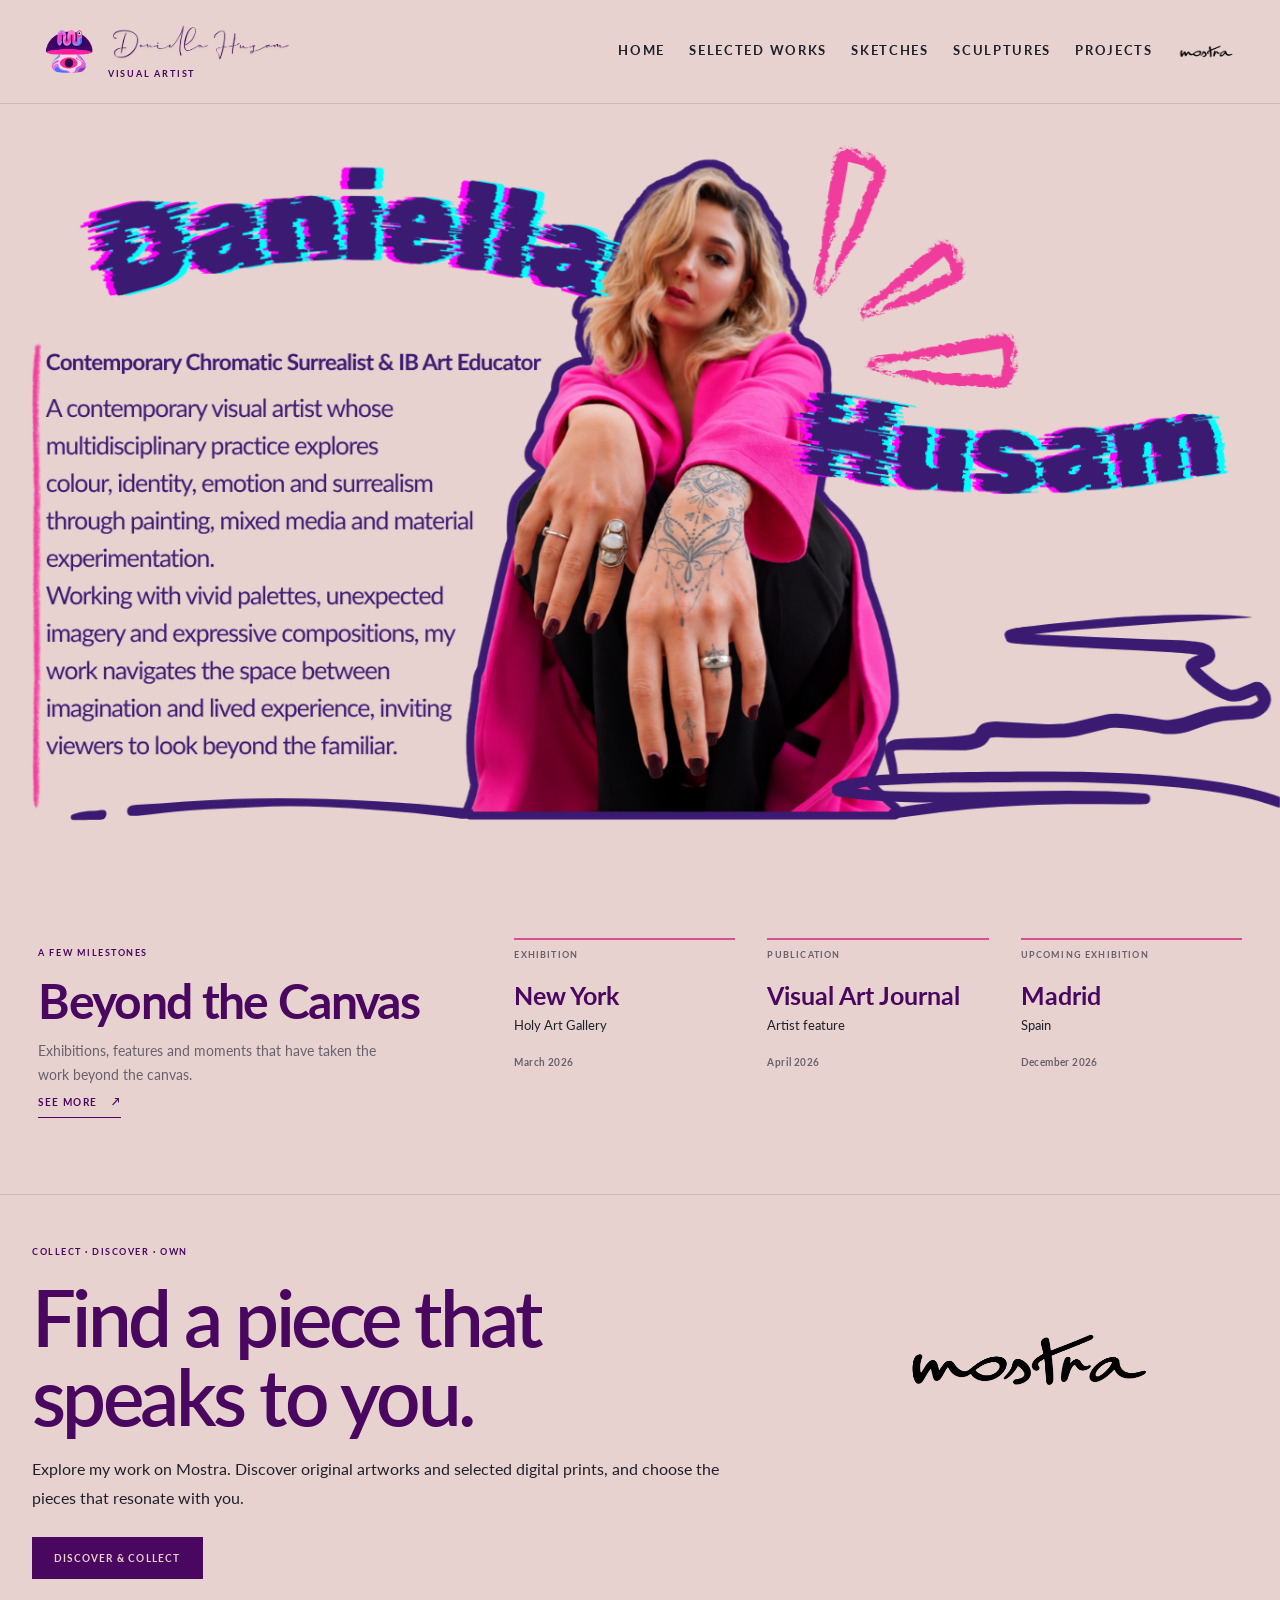
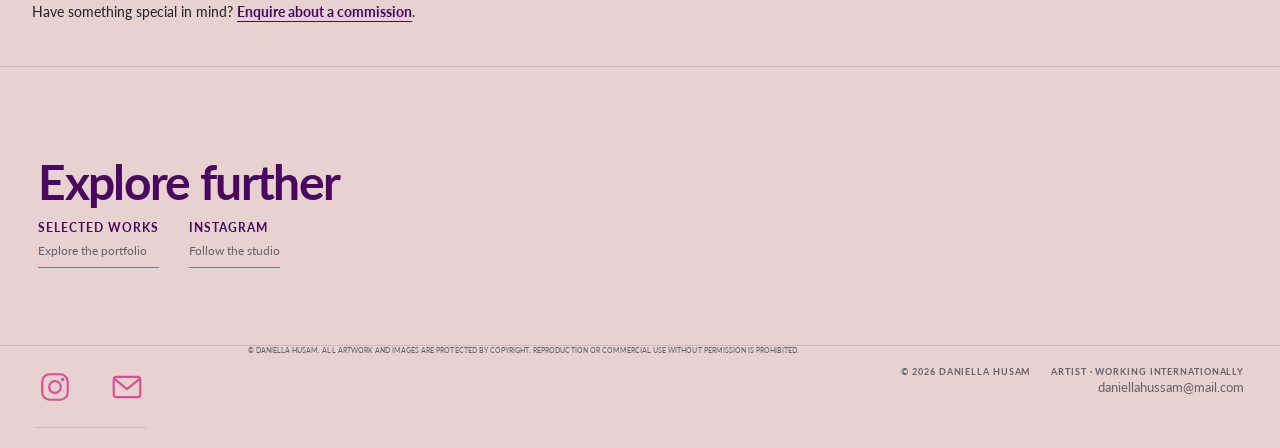
<file: index.html>
<!doctype html>
<html lang="en">
<head>
  <meta charset="utf-8">
  <meta name="viewport" content="width=device-width, initial-scale=1">
  <title>Daniella Husam (Dania Husam) | Contemporary Visual Artist</title>
  <meta name="description" content="Daniella Husam, also known as Dania Husam, is a contemporary visual artist working across painting, mixed media and surreal imagery.">
<link rel="canonical" href="https://daniellartem.com/">
<meta property="og:type" content="website">
<meta property="og:site_name" content="Daniella Husam | Visual Artist">
<meta property="og:title" content="Daniella Husam (Dania Husam) | Contemporary Visual Artist">
<meta property="og:description" content="Daniella Husam, also known as Dania Husam, is a contemporary visual artist working across painting, mixed media and surreal imagery.">
<meta property="og:url" content="https://daniellartem.com/">
<meta property="og:image" content="https://daniellartem.com/assets/images/homefoto-org.png">
<meta name="twitter:card" content="summary_large_image">
<meta name="twitter:title" content="Daniella Husam (Dania Husam) | Contemporary Visual Artist">
<meta name="twitter:description" content="Daniella Husam, also known as Dania Husam, is a contemporary visual artist working across painting, mixed media and surreal imagery.">
<meta name="twitter:image" content="https://daniellartem.com/assets/images/homefoto-org.png">
    <link rel="icon" type="image/x-icon" href="favicon.ico">
  <link rel="icon" type="image/png" sizes="32x32" href="favicon-32.png">
  <link rel="apple-touch-icon" sizes="180x180" href="favicon-180.png">
  <link rel="preconnect" href="https://fonts.googleapis.com">
  <link rel="preconnect" href="https://fonts.gstatic.com" crossorigin>
  <link href="https://fonts.googleapis.com/css2?family=DM+Sans:wght@400;500;600;700&family=Lato:wght@400;700&family=Playfair+Display:wght@500;600;700&family=Bowlby+One+SC&display=swap" rel="stylesheet">
  <link href="assets/css/style.css?v=20261120-homepage-cms" rel="stylesheet">

  <script type="application/ld+json">
  {
    "@context": "https://schema.org",
    "@type": "Person",
    "name": "Daniella Husam",
    "alternateName": "Dania Husam",
    "jobTitle": "Visual Artist",
    "url": "https://daniellartem.com/",
    "sameAs": [
      "https://www.instagram.com/daniellartem/",
      "https://getmostra.com/artist/daniellahussam"
    ]
  }
  </script>
</head>
<body>
  <header class="site-header">
    <a class="brand" href="index.html" aria-label="Daniella Husam home">
      <img class="mushroom-mark" src="assets/images/mushroom-logo.png" alt="">
      <span class="brand-lockup">
        <img class="brand-signature" src="assets/images/daniella-husam-signature.png" alt="Daniella Husam">
        <small>VISUAL ARTIST</small>
      </span>
    </a>
    <nav class="nav" aria-label="Main navigation">
      <a href="index.html">Home</a>
      <a href="selected-works.html">Selected Works</a>
      <a href="studies.html">Sketches</a>
      <a href="ceramics.html">Sculptures</a>
      <a href="installations.html">Projects</a>
      <a class="mostra-nav-link" href="https://getmostra.com/artist/daniellahussam" target="_blank" rel="noopener noreferrer" aria-label="Visit Mostra">
        <img src="assets/images/mostra-logo.png" alt="Mostra">
      </a>
    </nav>
  </header>

  <main class="home-main">
<section class="hero-artworld" aria-label="Daniella Husam artist introduction">
      <p class="hero-accessible-copy">Daniella Husam, contemporary chromatic surrealist and IB art educator. Her multidisciplinary practice explores colour, identity, emotion and surrealism through painting, mixed media and material experimentation.</p>
      <img class="hero-layer hero-portrait-layer" src="assets/images/2.png" alt="Daniella Husam in a bright pink jacket" fetchpriority="high">
      <img class="hero-layer hero-name-daniella" src="assets/images/3.png" alt="" aria-hidden="true">
      <img class="hero-layer hero-name-husam" src="assets/images/4.png" alt="" aria-hidden="true">
      <img class="hero-layer hero-pink-doodles" src="assets/images/5.png" alt="" aria-hidden="true">
      <img class="hero-layer hero-purple-scribble" src="assets/images/6.png" alt="" aria-hidden="true">
      <img class="hero-layer hero-pink-line" src="assets/images/7.png" alt="" aria-hidden="true">
      <img class="hero-layer hero-tagline" src="assets/images/8.png" alt="" aria-hidden="true">
      <img class="hero-layer hero-artist-statement" src="assets/images/9.png" alt="" aria-hidden="true">
    </section>

    <section class="featured-work-section" id="featured-work" hidden aria-labelledby="featured-work-heading">
      <div class="featured-work-intro">
        <span class="eyebrow">In the studio</span>
        <h2 id="featured-work-heading">Featured work</h2>
        <p class="featured-work-description"></p>
      </div>
      <div class="featured-work-grid"></div>
    </section>

    <section class="achievements-preview" aria-labelledby="achievements-heading">
      <div class="achievements-heading">
        <span class="eyebrow" id="announcements-eyebrow">A few milestones</span>
        <h2 id="achievements-heading">Outside the studio.</h2>
        <p id="announcements-description">Exhibitions, features and moments that have taken the work beyond the canvas.</p>
        <a class="text-link-button achievements-see-more" href="achievements.html">See more <span aria-hidden="true">↗</span></a>
      </div>
      <div class="achievement-list" id="homepage-announcements"></div>
    </section>

    <section class="mostra-section" id="collect">
      <div class="mostra-copy">
        <div class="eyebrow" id="mostra-eyebrow">Collect · Discover · Own</div>
        <h2 id="mostra-heading">Find a piece that<br>speaks to you.</h2>
        <p id="mostra-description">Explore my work on Mostra. Discover original artworks and selected digital prints, and choose the pieces that resonate with you.</p>
        <a class="mostra-button" id="mostra-button" href="https://getmostra.com/artist/daniellahussam" target="_blank" rel="noopener noreferrer">Discover &amp; Collect</a>
        <p class="commission-inquiry">Have something special in mind? <a href="mailto:daniellahussam@mail.com">Enquire about a commission</a>.</p>
      </div>
      <a class="mostra-art-link" id="mostra-art-link" href="https://getmostra.com/artist/daniellahussam" target="_blank" rel="noopener noreferrer" aria-label="Discover and collect artwork on Mostra">
        <img class="mostra-large-logo" src="assets/images/mostra-logo.png" alt="Mostra">
      </a>
    </section>


    <section class="selected-links-section" hidden aria-labelledby="selected-links-heading">
      <h2 id="selected-links-heading">Explore further</h2>
      <div class="selected-links-list"></div>
    </section>
  </main>

  <footer class="site-footer home-footer">
    <div class="footer-socials" aria-label="Social links">
      <a href="https://www.instagram.com/daniellartem/" target="_blank" rel="noopener noreferrer" aria-label="Instagram">
        <svg viewBox="0 0 32 32" aria-hidden="true"><rect x="4" y="4" width="24" height="24" rx="7"></rect><circle cx="16" cy="16" r="5.5"></circle><circle class="icon-dot" cx="23.2" cy="8.9" r="1.6"></circle></svg>
      </a>
      <a href="mailto:daniellahussam@mail.com" aria-label="Email Daniella">
        <svg viewBox="0 0 32 32" aria-hidden="true"><rect x="3.5" y="6.5" width="25" height="19" rx="2.5"></rect><path d="M5 9l11 9 11-9"></path></svg>
      </a>
    </div>
    <p class="copyright-notice">© Daniella Husam. All artwork and images are protected by copyright. Reproduction or commercial use without permission is prohibited.</p>
    <div class="footer-bottom">
      <span>© 2026 Daniella Husam</span>
      <span>Artist · Working internationally<br><a href="mailto:daniellahussam@mail.com">daniellahussam@mail.com</a></span>
    </div>
  </footer>
<script>
(async function loadHomepageContent() {
  const safeUrl = value => {
    try {
      const url = new URL(value, window.location.href);
      return ['http:', 'https:'].includes(url.protocol) ? url.href : '';
    } catch { return ''; }
  };
  const safeLinkUrl = value => {
    if (typeof value === 'string' && value.startsWith('mailto:')) return value;
    return safeUrl(value);
  };
  const make = (tag, className, textValue) => {
    const el = document.createElement(tag);
    if (className) el.className = className;
    if (textValue != null) el.textContent = textValue;
    return el;
  };
  try {
    const response = await fetch('content/home.json', { cache: 'no-store' });
    if (!response.ok) return;
    const data = await response.json();

    const setText = (selector, value) => {
      if (typeof value === 'string' && value.trim()) document.querySelector(selector).textContent = value;
    };
    setText('#announcements-eyebrow', data.achievements_eyebrow);
    setText('#achievements-heading', data.achievements_heading);
    setText('#announcements-description', data.achievements_description);

    const announcements = document.getElementById('homepage-announcements');
    if (announcements && Array.isArray(data.announcements)) {
      announcements.replaceChildren();
      data.announcements.slice(0, 3).forEach(item => {
        const article = make('article', 'achievement-item');
        article.append(make('span', 'achievement-type', item.type || 'Announcement'));
        article.append(make('h3', '', item.title || ''));
        if (item.detail) article.append(make('p', '', item.detail));
        if (item.date_label) {
          const time = make('time', '', item.date_label);
          if (item.date) time.dateTime = item.date;
          article.append(time);
        }
        const href = safeUrl(item.link_url);
        if (href && item.link_label) {
          const link = make('a', 'text-link-button', item.link_label);
          link.href = href;
          link.target = '_blank';
          link.rel = 'noopener noreferrer';
          article.append(link);
        }
        announcements.append(article);
      });
    }

    const featured = document.querySelector('.featured-work-section');
    if (featured && Array.isArray(data.featured_work) && data.featured_work.length) {
      setText('#featured-work-heading', data.featured_heading);
      setText('.featured-work-description', data.featured_description);
      const grid = featured.querySelector('.featured-work-grid');
      data.featured_work.slice(0, 3).forEach(item => {
        const card = make('article', 'featured-work-card');
        const imageUrl = safeUrl(item.image);
        if (imageUrl) {
          const image = document.createElement('img');
          image.src = imageUrl;
          image.alt = item.title || 'Featured artwork';
          image.loading = 'lazy';
          card.append(image);
        }
        const title = make('h3', '', item.title || '');
        card.append(title);
        if (item.medium) card.append(make('p', 'featured-work-medium', item.medium));
        if (item.description) card.append(make('p', '', item.description));
        const href = safeUrl(item.link_url);
        if (href && item.link_label) {
          const link = make('a', 'text-link-button', item.link_label);
          link.href = href;
          card.append(link);
        }
        grid.append(card);
      });
      featured.hidden = grid.children.length === 0;
    }

    const linksSection = document.querySelector('.selected-links-section');
    if (linksSection && Array.isArray(data.selected_links) && data.selected_links.length) {
      setText('#selected-links-heading', data.selected_links_heading);
      const list = linksSection.querySelector('.selected-links-list');
      data.selected_links.forEach(item => {
        const href = safeLinkUrl(item.url);
        if (!href || !item.label) return;
        const link = make('a', 'selected-link-item');
        link.href = href;
        link.textContent = item.label;
        link.target = '_blank';
        link.rel = 'noopener noreferrer';
        if (item.description) link.append(make('span', '', item.description));
        list.append(link);
      });
      linksSection.hidden = list.children.length === 0;
    }

    setText('#mostra-eyebrow', data.mostra_eyebrow);
    setText('#mostra-heading', data.mostra_heading);
    setText('#mostra-description', data.mostra_description);
    const mostraUrl = safeUrl(data.mostra_url);
    if (mostraUrl) {
      document.getElementById('mostra-button').href = mostraUrl;
      document.getElementById('mostra-art-link').href = mostraUrl;
    }
    setText('#mostra-button', data.mostra_button_label);
  } catch (error) {
    console.warn('Homepage content could not be loaded; using the built-in defaults.', error);
  }
})();
</script>
<script>
  // Discourage casual image saving. This cannot prevent screenshots or access to image URLs.
  document.addEventListener('contextmenu', event => {
    if (event.target.closest('img')) event.preventDefault();
  }, true);
  document.addEventListener('dragstart', event => {
    if (event.target.closest('img')) event.preventDefault();
  }, true);
</script>
</body>
</html>
</file>
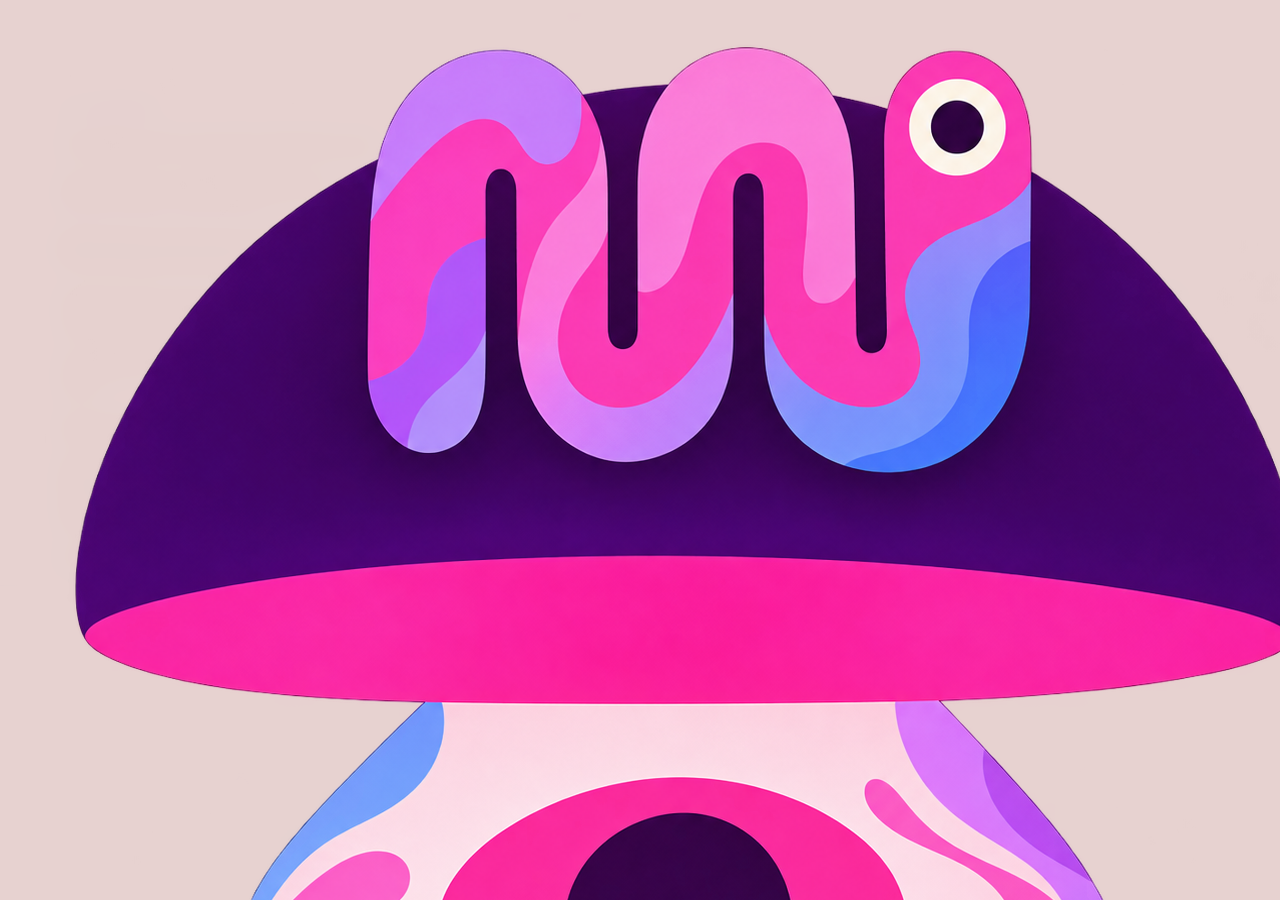
<file: about.html>
<!doctype html><html lang="en"><head><meta charset="utf-8"><meta name="viewport" content="width=device-width, initial-scale=1"><title>About Daniella Husam (Dania Husam) | Visual Artist</title><meta name="description" content="Meet Daniella Husam, also known as Dania Husam, a visual artist and art educator working across painting, mixed media and material experimentation."><link rel="icon" type="image/x-icon" href="favicon.ico"><link rel="icon" type="image/png" sizes="32x32" href="favicon-32.png"><link rel="apple-touch-icon" sizes="180x180" href="favicon-180.png">
<link rel="canonical" href="https://daniellartem.com/about.html">
<meta property="og:type" content="website">
<meta property="og:site_name" content="Daniella Husam | Visual Artist">
<meta property="og:title" content="About Daniella Husam (Dania Husam) | Visual Artist">
<meta property="og:description" content="Meet Daniella Husam, also known as Dania Husam, a visual artist and art educator working across painting, mixed media and material experimentation.">
<meta property="og:url" content="https://daniellartem.com/about.html">
<meta property="og:image" content="https://daniellartem.com/assets/images/homefoto-org.png">
<meta name="twitter:card" content="summary_large_image">
<meta name="twitter:title" content="About Daniella Husam (Dania Husam) | Visual Artist">
<meta name="twitter:description" content="Meet Daniella Husam, also known as Dania Husam, a visual artist and art educator working across painting, mixed media and material experimentation.">
<meta name="twitter:image" content="https://daniellartem.com/assets/images/homefoto-org.png"><link rel="preconnect" href="https://fonts.googleapis.com"><link rel="preconnect" href="https://fonts.gstatic.com" crossorigin><link href="assets/css/style.css?v=20261120-hidden-headings" rel="stylesheet">
  <script type="application/ld+json">
  {
    "@context": "https://schema.org",
    "@type": "Person",
    "name": "Daniella Husam",
    "alternateName": "Dania Husam",
    "jobTitle": "Visual Artist",
    "url": "https://daniellartem.com/",
    "sameAs": [
      "https://www.instagram.com/daniellartem/",
      "https://getmostra.com/artist/daniellahussam"
    ]
  }
  </script>
</head><body><header class="site-header"><a class="brand" href="index.html"><img src="assets/images/mushroom-logo.png" alt="Daniella Husam mushroom logo"><span class="brand-name">Daniella Husam<small>VISUAL ARTIST</small></span></a><nav class="nav" aria-label="Main navigation"><a href="index.html" class="">Home</a><a href="selected-works.html" class="">Selected Works</a><a href="studies.html" class="">Studies</a><a href="ceramics.html" class="">Ceramics</a><a href="installations.html" class="">Installations</a><a href="about.html" class="active">About</a><a href="contact.html" class="">Contact</a></nav></header><main><section class="page-intro"><div class="eyebrow">05 / Biography</div><p>The person, ideas and practice behind the work.</p></section><section class="about-layout"><div class="portrait-placeholder">Add a portrait or studio photograph here</div><div class="about-copy"><div class="eyebrow">Daniella Husam · Visual artist</div><h2>Working between image, material and idea.</h2><p>Daniella Husam, also known as Dania Husam, is a visual artist and art educator whose practice moves across painting, mixed media and material experimentation. Her work explores colour, identity, emotion and surreal imagery, often bringing personal symbolism and playful visual language into conversation.</p><p>Alongside her studio practice, Daniella is interested in the ways creative research, experimentation and material processes shape an artwork from its earliest studies to its final form.</p><p><strong>Selected exhibition and publication history</strong></p><div class="info-list"><div class="info-row"><strong>2026</strong><span>Holy Art Gallery, New York · Exhibition</span></div><div class="info-row"><strong>2026</strong><span>Visual Art Journal · Feature</span></div><div class="info-row"><strong>2026</strong><span>Madrid exhibition · Add exhibition title and venue</span></div></div><p class="meta">Please verify exhibition names, dates and venue details before publishing.</p></div></section></main><footer class="site-footer"><p class="copyright-notice">© Daniella Husam. All artwork and images are protected by copyright. Reproduction or commercial use without permission is prohibited.</p><span>© 2026 Daniella Husam</span><span>Artist · Working internationally</span><a href="contact.html">Enquiries & collaborations</a></footer></body></html>
</file>
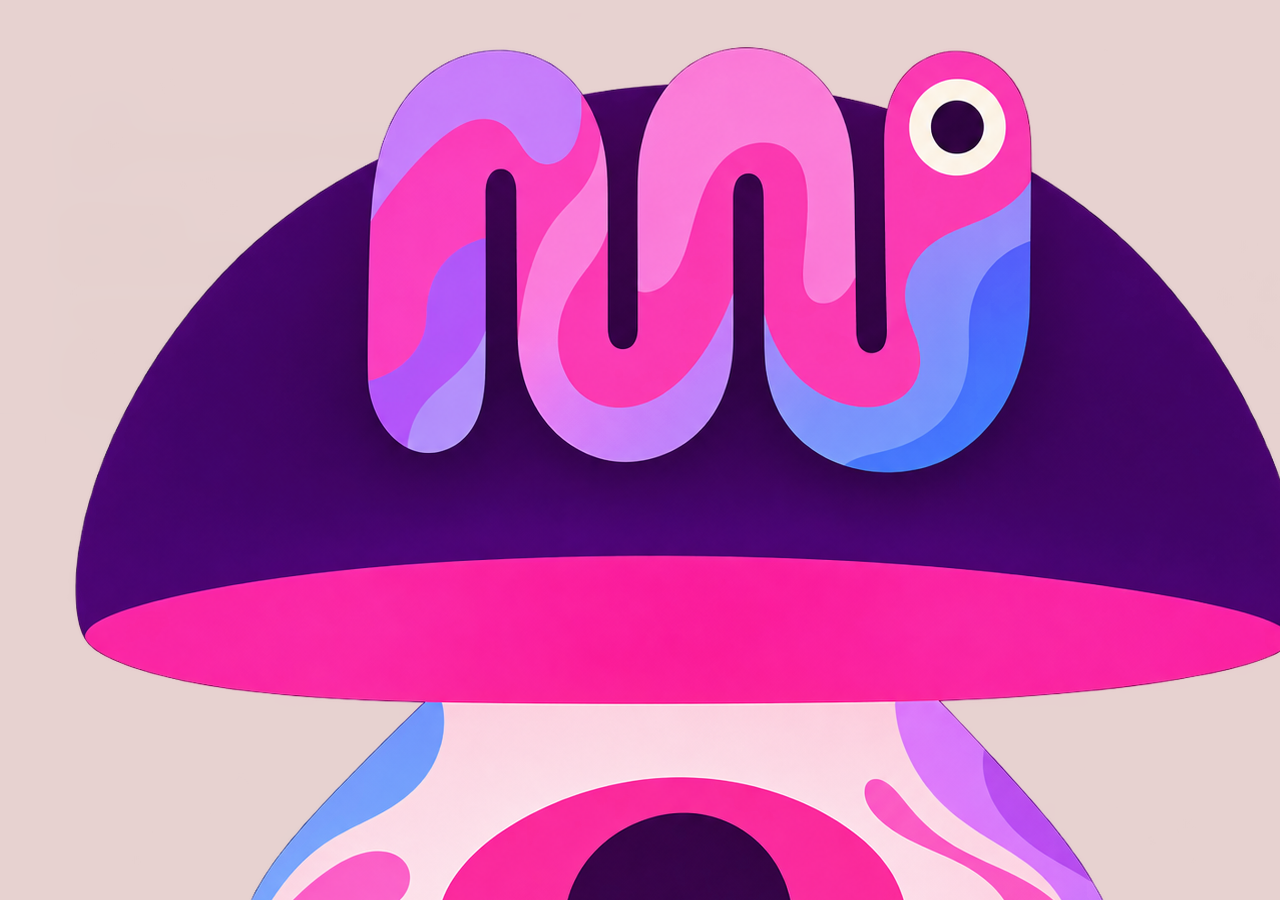
<file: contact.html>
<!doctype html><html lang="en"><head><meta charset="utf-8"><meta name="viewport" content="width=device-width, initial-scale=1"><title>Contact Daniella Husam | Artist Enquiries</title><meta name="description" content="Contact Daniella Husam, also known as Dania Husam, for exhibition enquiries, collaborations, commissions and questions about available artworks."><link rel="icon" type="image/x-icon" href="favicon.ico"><link rel="icon" type="image/png" sizes="32x32" href="favicon-32.png"><link rel="apple-touch-icon" sizes="180x180" href="favicon-180.png">
<link rel="canonical" href="https://daniellartem.com/contact.html">
<meta property="og:type" content="website">
<meta property="og:site_name" content="Daniella Husam | Visual Artist">
<meta property="og:title" content="Contact Daniella Husam | Artist Enquiries">
<meta property="og:description" content="Contact Daniella Husam, also known as Dania Husam, for exhibition enquiries, collaborations, commissions and questions about available artworks.">
<meta property="og:url" content="https://daniellartem.com/contact.html">
<meta property="og:image" content="https://daniellartem.com/assets/images/homefoto-org.png">
<meta name="twitter:card" content="summary_large_image">
<meta name="twitter:title" content="Contact Daniella Husam | Artist Enquiries">
<meta name="twitter:description" content="Contact Daniella Husam, also known as Dania Husam, for exhibition enquiries, collaborations, commissions and questions about available artworks.">
<meta name="twitter:image" content="https://daniellartem.com/assets/images/homefoto-org.png"><link rel="preconnect" href="https://fonts.googleapis.com"><link rel="preconnect" href="https://fonts.gstatic.com" crossorigin><link href="assets/css/style.css?v=20261120-hidden-headings" rel="stylesheet"></head><body><header class="site-header"><a class="brand" href="index.html"><img src="assets/images/mushroom-logo.png" alt="Daniella Husam mushroom logo"><span class="brand-name">Daniella Husam<small>VISUAL ARTIST</small></span></a><nav class="nav" aria-label="Main navigation"><a href="index.html" class="">Home</a><a href="selected-works.html" class="">Selected Works</a><a href="studies.html" class="">Studies</a><a href="ceramics.html" class="">Ceramics</a><a href="installations.html" class="">Installations</a><a href="about.html" class="">About</a><a href="contact.html" class="active">Contact</a></nav></header><main><section class="page-intro"><div class="eyebrow">06 / Contact</div><p>For exhibition enquiries, collaborations, commissions and questions about available works, get in touch.</p></section><section class="contact-layout"><div><div class="eyebrow">Enquiries</div><h2>Good work<br>starts with a hello.</h2><p>For professional enquiries, please use the email address below. You can also explore recent work and updates through the artist’s online platforms.</p></div><div><div class="contact-card"><span>Email</span><a href="mailto:daniellahussam@mail.com">daniellahussam@mail.com ↗</a></div><div class="contact-card"><span>Instagram</span><a href="https://www.instagram.com/daniellartem/" target="_blank" rel="noopener">@daniellartem ↗</a></div><div class="contact-card"><span>Artist page</span><a href="https://getmostra.com/artist/daniellahussam" target="_blank" rel="noopener">Mostra ↗</a></div></div></section></main><footer class="site-footer"><p class="copyright-notice">© Daniella Husam. All artwork and images are protected by copyright. Reproduction or commercial use without permission is prohibited.</p><span>© 2026 Daniella Husam</span><span>Artist · Working internationally</span><a href="contact.html">Enquiries & collaborations</a></footer></body></html>
</file>
<file: assets/css/style.css>
@import url('https://fonts.googleapis.com/css2?family=DM+Sans:wght@400;500;600;700&family=Lato:wght@400;700&family=Playfair+Display:wght@500;600;700&display=swap');

:root {
  --blush: #e7d2d0;
  --pink: #D94F91;
  --purple: #4A075F;
  --ink: #20202B;
  --blue: #8DAFC2;
  --paper: var(--blush);
  --muted: #68616D;
  --line: rgba(32, 32, 43, .16);
  --sans: 'Lato', sans-serif;
  --display: 'Playfair Display', Georgia, serif;
  --ui: 'DM Sans', sans-serif;
}

* { box-sizing: border-box; }
html { scroll-behavior: smooth; scroll-padding-top: 110px; }
body {
  margin: 0;
  background: var(--blush);
  color: var(--ink);
  font: 15px/1.65 var(--sans);
  animation: pageIn .7s ease both;
}
@keyframes pageIn { from { opacity: 0; } to { opacity: 1; } }
a { color: inherit; text-decoration: none; }
a:hover { color: var(--pink); }
img { max-width: 100%; display: block; }

/* Fixed navigation shared by every page */
.site-header {
  position: fixed;
  z-index: 1000;
  inset: 0 0 auto;
  width: 100%;
  min-height: 88px;
  padding: 13px 5vw;
  display: flex;
  align-items: center;
  justify-content: space-between;
  gap: 24px;
  background: rgba(231, 210, 208, .96);
  border-bottom: 1px solid var(--line);
  backdrop-filter: blur(14px);
}
body { padding-top: 88px; }
.brand { display: flex; align-items: center; gap: 10px; min-width: 0; flex-shrink: 0; }
.brand .mushroom-mark { width: 36px; height: 36px; flex: 0 0 36px; object-fit: contain; }
.brand-lockup { display: flex; flex-direction: column; align-items: flex-start; gap: 3px; }
.brand .brand-signature { width: 150px; height: auto; max-height: 38px; object-fit: contain; }
.brand-lockup small { font: 700 8px/1.3 var(--ui); letter-spacing: .2em; color: var(--purple); }
.nav { display: flex; flex-wrap: wrap; gap: clamp(10px, 1.8vw, 27px); justify-content: flex-end; align-items: center; }
.nav a {
  font: 700 10px/1.4 var(--ui);
  letter-spacing: .12em;
  text-transform: uppercase;
  color: var(--ink);
  padding: 6px 0;
  border-bottom: 1px solid transparent;
  transition: color .25s, border-color .25s;
}
.nav a:hover, .nav a.active { color: var(--pink); border-color: var(--pink); }
.nav .mostra-nav-link { border: 0; display: flex; align-items: center; }
.mostra-nav-link img { width: 49px; height: 23px; object-fit: contain; }

/* Editorial homepage */
main { max-width: 1600px; margin: auto; padding: 0 5vw; }
.hero-editorial {
  min-height: min(790px, calc(100vh - 88px));
  position: relative;
  display: grid;
  grid-template-columns: 1fr 1fr;
  grid-template-rows: 125px minmax(390px, 1fr) 100px;
  align-items: center;
  padding: 35px 0 25px;
  isolation: isolate;
}
.hero-name {
  z-index: 2;
  color: var(--purple);
  font: 600 clamp(54px, 8.5vw, 126px)/.98 var(--display);
  letter-spacing: -.055em;
}
.hero-name-daniella { grid-column: 1; grid-row: 1; align-self: end; padding-left: 2%; }
.hero-name-husam { grid-column: 2; grid-row: 1; align-self: end; text-align: right; padding-right: 3%; color: var(--pink); }
.hero-portrait {
  grid-column: 1 / 3;
  grid-row: 2 / 4;
  justify-self: center;
  align-self: center;
  width: min(48%, 510px);
  height: min(590px, 66vh);
  min-height: 390px;
  overflow: hidden;
  position: relative;
  z-index: 1;
  background: var(--blue);
  box-shadow: 18px 18px 0 rgba(141, 175, 194, .24);
}
.hero-portrait img {
  width: 100%;
  height: 100%;
  object-fit: cover;
  object-position: 50% 42%;
  animation: portraitReveal 1.1s .12s both;
}
@keyframes portraitReveal {
  from { opacity: 0; transform: scale(1.035); }
  to { opacity: 1; transform: scale(1); }
}
.hero-intro {
  grid-column: 2;
  grid-row: 3;
  z-index: 3;
  justify-self: end;
  align-self: end;
  width: min(310px, 42%);
  margin: 0 1% 12px 0;
  padding: 18px 20px;
  background: rgba(231, 210, 208, .94);
}
.eyebrow { font: 700 9px/1.6 var(--ui); letter-spacing: .17em; text-transform: uppercase; color: var(--purple); }
.hero-intro p { font-size: 14px; line-height: 1.75; margin: 10px 0 0; }
.scroll-cue {
  grid-column: 1;
  grid-row: 3;
  z-index: 3;
  align-self: end;
  justify-self: start;
  display: inline-flex;
  align-items: center;
  gap: 12px;
  margin: 0 0 18px 2%;
  font: 700 9px var(--ui);
  letter-spacing: .15em;
  text-transform: uppercase;
  color: var(--purple);
}
.scroll-arrow { color: var(--pink); font-size: 22px; transition: transform .25s; }
.scroll-cue:hover .scroll-arrow { transform: translateY(5px); }

/* Mostra call to action */
.mostra-section {
  display: grid;
  grid-template-columns: 1.3fr .7fr;
  gap: 50px;
  align-items: center;
  padding: 75px 0;
  margin: 15px 0 55px;
  border-top: 1px solid var(--line);
  border-bottom: 1px solid var(--line);
}
.mostra-copy h2 {
  white-space: pre-line;
  font: 600 clamp(40px, 6vw, 76px)/1.02 var(--display);
  letter-spacing: -.045em;
  margin: 18px 0;
  max-width: 850px;
  color: var(--purple);
}
.mostra-copy p { font-size: 16px; line-height: 1.8; max-width: 650px; margin: 0 0 25px; color: var(--ink); }
.mostra-button {
  display: inline-flex;
  background: var(--purple);
  color: var(--blush);
  padding: 15px 22px;
  font: 700 10px var(--ui);
  letter-spacing: .12em;
  text-transform: uppercase;
  transition: transform .25s, background .25s;
}
.mostra-button:hover { background: var(--pink); color: white; transform: translateY(-2px); }
.mostra-mark { display: flex; justify-content: center; align-items: center; padding: 25px; }
.mostra-mark img { width: 100%; max-width: 270px; height: auto; object-fit: contain; }

.gallery-main { padding-top: 35px; }
.card-grid { columns: 3; column-gap: 22px; padding: 0 0 75px; }
.work-card {
  display: inline-block; width: 100%; break-inside: avoid; margin: 0 0 34px;
  opacity: 0; transform: translateY(16px);
  transition: opacity .7s ease, transform .7s ease;
}
.work-card.is-visible { opacity: 1; transform: translateY(0); }
.work-card .visual { width: 100%; overflow: hidden; background: transparent; }
.work-card .visual img {
  width: 100%; height: auto; object-fit: contain; cursor: zoom-in;
  transition: transform .7s cubic-bezier(.2,.7,.2,1), opacity .4s;
}
.work-card:hover .visual img { transform: scale(1.018); }
.artwork-details { padding: 10px 0 0; }
.artwork-line { font-size: 12px; line-height: 1.65; color: var(--ink); }
.artwork-line strong { font-weight: 800; }
.artwork-price { font-size: 11px; margin-top: 3px; color: var(--muted); }
.artwork-purchase {
  display: inline-block; font: 700 10px var(--ui); text-transform: uppercase;
  letter-spacing: .12em; text-decoration: underline; text-underline-offset: 4px;
  margin-top: 7px; color: var(--purple);
}
.empty-message { padding: 40px 0; color: var(--muted); }
.site-footer {
  border-top: 1px solid var(--line); padding: 22px 5vw 30px; max-width: 1600px;
  margin: auto; display: flex; justify-content: space-between; gap: 20px;
  flex-wrap: wrap; color: var(--muted); font: 700 9px var(--ui);
  letter-spacing: .1em; text-transform: uppercase;
}

/* Artwork zoom viewer */
.zoom-viewer {
  position: fixed; inset: 0; z-index: 9999; display: none; align-items: center;
  justify-content: center; background: rgba(32, 32, 43, .97); padding: 70px 24px 30px;
}
.zoom-viewer.open { display: flex; }
.zoom-stage { width: 100%; height: 100%; display: flex; align-items: center; justify-content: center; overflow: hidden; touch-action: none; cursor: grab; user-select: none; }
.zoom-stage.dragging { cursor: grabbing; }
.zoom-stage img { max-width: 100%; max-height: 100%; width: auto; height: auto; object-fit: contain; transform-origin: center; pointer-events: none; user-select: none; }
.zoom-toolbar {
  position: absolute; top: 18px; left: 50%; transform: translateX(-50%);
  display: flex; align-items: center; gap: 9px; z-index: 2;
  background: rgba(231, 210, 208, .12); border: 1px solid rgba(231, 210, 208, .2);
  border-radius: 40px; padding: 8px 12px;
}
.zoom-toolbar button, .zoom-close {
  border: 0; color: white; background: rgba(231, 210, 208, .15); cursor: pointer;
  border-radius: 50%; width: 38px; height: 38px; font-size: 21px;
  display: flex; align-items: center; justify-content: center;
}
.zoom-level { color: white; font-size: 13px; min-width: 48px; text-align: center; }
.zoom-close { position: absolute; top: 20px; right: 24px; font-size: 25px; z-index: 3; }
.zoom-hint { position: absolute; bottom: 18px; color: rgba(231, 210, 208, .7); font-size: 11px; letter-spacing: 1px; }
body.viewer-open { overflow: hidden; }

@media (max-width: 900px) {
  .site-header { min-height: 100px; padding: 12px 5vw; align-items: flex-start; flex-direction: column; gap: 7px; }
  body { padding-top: 100px; }
  .nav { justify-content: flex-start; gap: 8px 18px; }
  .hero-editorial { min-height: 760px; grid-template-rows: 100px minmax(400px, 1fr) 115px; }
  .hero-name { font-size: clamp(52px, 10vw, 90px); }
  .hero-portrait { width: 58%; height: 520px; }
  .hero-intro { width: 42%; padding: 14px; }
  .mostra-section { grid-template-columns: 1fr .6fr; gap: 25px; }
}
@media (max-width: 600px) {
  .site-header { min-height: 126px; padding: 10px 5vw; gap: 8px; }
  body { padding-top: 126px; }
  .brand .brand-signature { width: 132px; }
  .brand .mushroom-mark { width: 31px; height: 31px; flex-basis: 31px; }
  .nav { gap: 7px 13px; }
  .nav a { font-size: 8px; }
  .mostra-nav-link img { width: 40px; }
  main { padding: 0 5vw; }
  .hero-editorial {
    min-height: 760px; grid-template-columns: 1fr 1fr;
    grid-template-rows: 85px 1fr 155px; padding: 22px 0;
  }
  .hero-name { font-size: clamp(43px, 12vw, 68px); }
  .hero-name-daniella { padding-left: 0; }
  .hero-name-husam { padding-right: 0; }
  .hero-portrait { width: 76%; height: 480px; min-height: 0; grid-row: 2 / 4; }
  .hero-intro {
    grid-column: 1 / 3; grid-row: 3; width: 72%;
    justify-self: end; margin: 0 0 12px; padding: 12px 14px;
  }
  .hero-intro p { font-size: 12px; line-height: 1.6; }
  .scroll-cue { grid-column: 1; grid-row: 3; margin: 0 0 18px; gap: 7px; font-size: 8px; }
  .mostra-section { grid-template-columns: 1fr; gap: 20px; padding: 45px 0; }
  .mostra-mark { justify-content: flex-start; padding: 5px 0; }
  .mostra-mark img { max-width: 170px; }
  .card-grid { columns: 2; column-gap: 12px; }
  .work-card { margin-bottom: 24px; }
  .artwork-line { font-size: 11px; }
  .site-footer { padding-left: 5vw; padding-right: 5vw; }
  .zoom-viewer { padding: 75px 10px 45px; }
  .zoom-close { right: 12px; }
  .zoom-toolbar { top: 12px; }
}
@media (max-width: 380px) {
  .card-grid { columns: 1; }
  .nav { gap: 6px 10px; }
}
@media (prefers-reduced-motion: reduce) {
  *, *::before, *::after { animation-duration: .01ms !important; transition-duration: .01ms !important; scroll-behavior: auto !important; }
  .work-card { opacity: 1; transform: none; }
}


/* ===== Homepage art direction: blush, ink, pink, purple and blue ===== */
:root {
  --blush: #e7d2d0;
  --pink: #D94F91;
  --purple: #4A075F;
  --ink: #20202B;
  --blue: #8DAFC2;
  --line: rgba(74, 7, 95, .13);
}
.site-header {
  min-height: 78px;
  padding: 9px 2.5vw;
  background: rgba(231,210,208,.97);
}
body { padding-top: 78px; }
.brand { gap: 12px; }
.brand .mushroom-mark { width: 43px; height: 43px; flex-basis: 43px; }
.brand .brand-signature { width: 150px; max-height: 38px; }
.brand-lockup small { font-size: 8px; }
.nav { gap: clamp(12px, 1.7vw, 25px); }
.nav a { font-size: 9px; letter-spacing: .12em; }
.nav .mostra-nav-link img { width: 49px; height: 23px; }

.home-main { max-width: none; padding: 0 2.8vw; }
.hero-artworld {
  position: relative;
  min-height: 660px;
  height: min(690px, calc(100vh - 78px));
  max-height: 760px;
  overflow: hidden;
  border-bottom: 1px solid var(--line);
  isolation: isolate;
}
.hero-word {
  position: absolute;
  z-index: 1;
  font-family: 'Bowlby One SC', Impact, sans-serif;
  font-weight: 400;
  line-height: .9;
  letter-spacing: -.055em;
  text-transform: none;
  color: var(--ink);
  font-size: clamp(66px, 10.2vw, 148px);
  text-shadow: 4px 3px 0 var(--pink), -4px -3px 0 #12c9d6;
  -webkit-text-stroke: .5px var(--ink);
  pointer-events: none;
}
.hero-word-daniella { left: 2%; top: 15%; transform: rotate(-4deg); }
.hero-word-husam { right: 2%; top: 42%; transform: rotate(2deg); }
.portrait-wrap {
  position: absolute;
  z-index: 2;
  left: 50%;
  bottom: 0;
  transform: translateX(-50%);
  width: min(48vw, 590px);
  height: 94%;
  display: flex;
  align-items: flex-end;
  justify-content: center;
  overflow: visible;
  background: transparent;
  box-shadow: none;
}
.portrait-cutout {
  display: block;
  width: 100%;
  height: 100%;
  object-fit: contain;
  object-position: center bottom;
  animation: none !important;
  transform: none !important;
  filter: none;
}
.portrait-scribble {
  position: absolute;
  z-index: 3;
  left: -53%;
  bottom: -3px;
  width: 112%;
  height: 135px;
  overflow: visible;
  pointer-events: none;
}
.portrait-scribble path {
  fill: none;
  stroke: var(--purple);
  stroke-width: 7;
  stroke-linecap: round;
  stroke-linejoin: round;
}
.hero-bio {
  position: absolute;
  z-index: 4;
  right: 1.4%;
  bottom: 4px;
  width: min(29%, 355px);
  display: flex;
  gap: 15px;
  align-items: stretch;
  padding: 0 0 10px;
  background: transparent;
}
.bio-rule { display: block; width: 4px; flex: 0 0 4px; background: var(--pink); }
.bio-copy { padding: 5px 0 0; }
.bio-copy p { margin: 0; font: 400 clamp(14px, 1.25vw, 19px)/1.48 var(--sans); color: var(--purple); }
.bio-copy .bio-kicker { margin-bottom: 3px; }
.hero-bottom-note {
  position: absolute;
  z-index: 4;
  left: 2%;
  bottom: 22px;
  color: var(--purple);
  font: 700 9px var(--ui);
  letter-spacing: .18em;
  text-transform: uppercase;
}
.hero-doodle { position: absolute; z-index: 3; pointer-events: none; }
.hero-doodle svg { width: 100%; height: 100%; overflow: visible; }
.hero-doodle svg path, .hero-doodle svg circle {
  fill: none; stroke: var(--blue); stroke-width: 4;
  stroke-linecap: round; stroke-linejoin: round;
}
.hero-fish { right: 1.1%; bottom: 24%; width: 92px; height: 72px; transform: rotate(-8deg); }
.hero-fish svg path:first-child { fill: rgba(141,175,194,.12); }
.hero-spark { right: 8%; top: 18%; color: var(--pink); font-size: 42px; transform: rotate(12deg); }
.hero-mushroom { left: 2%; top: 48%; width: 70px; height: 78px; transform: rotate(-8deg); }
.hero-mushroom svg path { stroke: var(--pink); stroke-width: 4; }
.hero-mushroom svg circle { fill: var(--pink); stroke: none; }

.mostra-section {
  margin: 0;
  padding: 50px 0 42px;
  grid-template-columns: 1.25fr .75fr;
  gap: 40px;
  border-top: 0;
  border-bottom: 1px solid var(--line);
}
.mostra-copy h2 {
  font-size: clamp(42px, 6.2vw, 78px);
  line-height: 1.02;
  margin: 18px 0 18px;
  color: var(--purple);
}
.mostra-copy p { max-width: 700px; font-size: 16px; }
.mostra-button { padding: 15px 22px; background: var(--purple); }
.mostra-button:hover { background: var(--pink); }
.mostra-art-link {
  min-height: 260px;
  position: relative;
  display: flex;
  align-items: flex-start;
  justify-content: center;
  padding: 12px 10px 0;
}
.mostra-large-logo { width: min(78%, 260px); max-height: 95px; object-fit: contain; }
.paper-plane-doodle {
  position: absolute; width: 205px; height: 165px;
  right: 18%; bottom: -5px; transform: rotate(7deg);
  overflow: visible;
}
.paper-plane-doodle path {
  fill: none; stroke: var(--blue); stroke-width: 7;
  stroke-linecap: round; stroke-linejoin: round;
}
.paper-plane-doodle .plane-trail { stroke: var(--pink); stroke-dasharray: 2 13; stroke-width: 8; }
.paper-plane-doodle circle { fill: var(--pink); stroke: none; }
.home-footer { max-width: none; padding: 0 2.8vw 20px; border-top: 0; }
.footer-socials {
  min-height: 66px; display: flex; justify-content: center; align-items: center;
  gap: 32px; border-bottom: 1px solid var(--line);
}
.footer-socials a {
  color: var(--pink); font: 700 34px/1 var(--ui);
  transition: transform .2s, color .2s;
}
.footer-socials a:hover { color: var(--purple); transform: translateY(-3px); }
.footer-bottom {
  display: flex; justify-content: space-between; gap: 20px;
  padding: 18px 0 0; color: var(--muted);
  font: 700 9px/1.7 var(--ui); letter-spacing: .1em; text-transform: uppercase;
}
.footer-bottom span:last-child { text-align: right; }
.footer-bottom a { font: 400 13px var(--sans); letter-spacing: 0; text-transform: none; }

@media (max-width: 900px) {
  .site-header { min-height: 94px; padding: 9px 3vw; flex-direction: row; align-items: center; }
  body { padding-top: 94px; }
  .brand .mushroom-mark { width: 40px; height: 40px; flex-basis: 40px; }
  .hero-artworld { min-height: 650px; height: 76vh; }
  .hero-word { font-size: clamp(58px, 11vw, 100px); }
  .portrait-wrap { width: min(58vw, 520px); height: 88%; }
  .hero-bio { width: 31%; right: 1%; }
  .bio-copy p { font-size: 14px; }
  .hero-fish { width: 68px; right: 1%; }
  .mostra-section { grid-template-columns: 1fr .65fr; }
}
@media (max-width: 600px) {
  .site-header { min-height: 120px; padding: 9px 4vw; flex-direction: column; align-items: flex-start; gap: 7px; }
  body { padding-top: 120px; }
  .brand .mushroom-mark { width: 38px; height: 38px; flex-basis: 38px; }
  .brand .brand-signature { width: 150px; }
  .nav { width: 100%; justify-content: flex-start; gap: 5px 13px; }
  .nav a { font-size: 8px; }
  .nav .mostra-nav-link img { width: 40px; }
  .home-main { padding: 0 4vw; }
  .hero-artworld { min-height: 740px; height: auto; max-height: none; }
  .hero-word { font-size: clamp(48px, 13vw, 76px); }
  .hero-word-daniella { top: 8%; left: 1%; }
  .hero-word-husam { top: 37%; right: 0; }
  .portrait-wrap { width: 92%; height: 68%; bottom: 0; }
  .portrait-scribble { left: -10%; width: 90%; height: 85px; bottom: 0; }
  .hero-bio {
    right: 0; bottom: 13px; width: 56%;
    padding: 8px 0 8px 8px; gap: 9px;
  }
  .bio-copy p { font-size: 12px; line-height: 1.45; }
  .bio-copy .bio-kicker { font-size: 11px; }
  .hero-bottom-note { left: 0; bottom: 24px; width: 38%; font-size: 7px; line-height: 1.7; }
  .hero-fish { width: 55px; height: 44px; right: 1%; bottom: 32%; }
  .hero-mushroom { width: 45px; height: 52px; top: 25%; left: 2%; }
  .hero-spark { top: 18%; right: 7%; font-size: 28px; }
  .mostra-section { grid-template-columns: 1fr; padding: 42px 0 32px; gap: 18px; }
  .mostra-copy h2 { font-size: clamp(43px, 12vw, 60px); }
  .mostra-copy p { font-size: 14px; }
  .mostra-art-link { min-height: 190px; justify-content: flex-start; }
  .mostra-large-logo { width: 170px; }
  .paper-plane-doodle { width: 150px; height: 120px; right: 10%; }
  .footer-socials { min-height: 58px; gap: 25px; }
  .footer-socials a { font-size: 29px; }
  .footer-bottom { font-size: 8px; }
  .card-grid { columns: 2; }
}


/* Homepage hero: use Daniella's supplied composition as one complete artwork */
.hero-artworld {
  width: 100%;
  min-height: 0;
  height: auto;
  max-height: none;
  padding: 0;
  margin: 0;
  overflow: hidden;
  background: #e7d2d0;
  border-bottom: 1px solid var(--line);
}
.home-hero-image {
  display: block;
  width: 100%;
  max-width: 1366px;
  height: auto;
  margin: 0 auto;
  object-fit: contain;
  object-position: center;
  animation: none !important;
  transform: none !important;
}

/* Clear, medium-sized footer social icons */
.footer-socials {
  min-height: 82px;
  gap: 34px;
}
.footer-socials a {
  display: inline-flex;
  width: 38px;
  height: 38px;
  align-items: center;
  justify-content: center;
  color: var(--pink);
}
.footer-socials a svg {
  display: block;
  width: 34px;
  height: 34px;
  fill: none;
  stroke: currentColor;
  stroke-width: 2;
  stroke-linecap: round;
  stroke-linejoin: round;
}
.footer-socials a .icon-dot { fill: currentColor; stroke: none; }
.footer-socials a:hover { color: var(--purple); }

@media (max-width: 600px) {
  .home-hero-image { width: 100%; }
  .footer-socials { min-height: 74px; gap: 28px; }
  .footer-socials a, .footer-socials a svg { width: 32px; height: 32px; }
}


/* FINAL HOMEPAGE: display Daniella's supplied PNG as-is, with no extra hero elements */
.home-main {
  max-width: none;
  width: 100%;
  padding: 0;
  margin: 0;
}
.hero-artworld {
  display: block;
  width: 100%;
  height: auto;
  min-height: 0;
  max-height: none;
  margin: 0;
  padding: 0;
  overflow: visible;
  border: 0;
  background: #e7d2d0;
}
.home-hero-image {
  display: block;
  width: 100%;
  max-width: none;
  height: auto;
  margin: 0;
  object-fit: contain;
  object-position: center;
  animation: none !important;
  transform: none !important;
}
.paper-plane-doodle {
  display: none !important;
}


/* Final sizing adjustments: larger header, slightly inset Mostra section */
.site-header {
  min-height: 104px;
  padding: 13px 3.5vw;
}
body { padding-top: 104px; }
.brand { gap: 14px; }
.brand .mushroom-mark {
  width: 49px;
  height: 49px;
  flex-basis: 49px;
}
.brand .brand-signature {
  width: 185px;
  max-height: 48px;
}
.brand-lockup small { font-size: 9px; }
.nav { gap: clamp(14px, 1.9vw, 30px); }
.nav a { font-size: 11px; }
.nav .mostra-nav-link img {
  width: 58px;
  height: 28px;
}
.mostra-section {
  padding-left: clamp(18px, 2.5vw, 40px);
  padding-right: clamp(18px, 2.5vw, 40px);
}
.paper-plane-doodle { display: none !important; }

@media (max-width: 900px) {
  .site-header {
    min-height: 104px;
    padding: 11px 3.5vw;
  }
  body { padding-top: 104px; }
  .brand .mushroom-mark {
    width: 45px;
    height: 45px;
    flex-basis: 45px;
  }
  .brand .brand-signature { width: 170px; }
  .nav a { font-size: 10px; }
  .nav .mostra-nav-link img { width: 52px; }
}

@media (max-width: 600px) {
  .site-header {
    min-height: 132px;
    padding: 10px 4vw;
  }
  body { padding-top: 132px; }
  .brand .mushroom-mark {
    width: 40px;
    height: 40px;
    flex-basis: 40px;
  }
  .brand .brand-signature { width: 155px; }
  .nav a { font-size: 8px; }
  .nav .mostra-nav-link img { width: 43px; }
  .mostra-section {
    padding-left: 14px;
    padding-right: 14px;
  }
}


/* Final navigation label sizing */
.site-header .nav a:not(.mostra-nav-link) {
  font-size: 13px;
  letter-spacing: .13em;
  line-height: 1.5;
}

@media (max-width: 900px) {
  .site-header .nav a:not(.mostra-nav-link) {
    font-size: 12px;
  }
}

@media (max-width: 600px) {
  .site-header .nav a:not(.mostra-nav-link) {
    font-size: 10px;
  }
}


/* Projects page: editorial L-shaped statement and floated image grid */
.projects-main { max-width: 1600px; }
.projects-layout { display: flow-root; padding: 0 0 75px; }
.projects-gallery {
  float: right;
  width: 58%;
  display: grid;
  grid-template-columns: repeat(2, minmax(0, 1fr));
  gap: 24px 30px;
  padding: 0 0 20px 34px;
  columns: unset;
}
.projects-gallery .work-card {
  display: block;
  width: 100%;
  margin: 0;
}
.projects-gallery .work-card:nth-child(3) { grid-column: 1 / -1; }
.projects-gallery .work-card .visual img { width: 100%; }
.project-statement {
  color: #171717;
  font-family: 'Lato', sans-serif;
  font-size: 19px;
  line-height: 1.58;
}
.project-statement h1 {
  margin: 0 0 3px;
  font: 700 clamp(25px, 2.2vw, 34px)/1.2 'Lato', sans-serif;
  color: var(--ink);
}
.project-statement .project-meta {
  margin: 0 0 24px;
  font-size: 13px;
  line-height: 1.5;
  letter-spacing: .04em;
  color: var(--muted);
}
.project-statement p { margin: 0 0 18px; }
@media (max-width: 700px) {
  .projects-gallery {
    float: none;
    width: 100%;
    padding: 0 0 24px;
    gap: 16px;
  }
  .project-statement { font-size: 16px; line-height: 1.65; }
  .project-statement h1 { font-size: 27px; }
}
@media (max-width: 420px) {
  .projects-gallery { grid-template-columns: 1fr; }
  .projects-gallery .work-card:nth-child(3) { grid-column: auto; }
}


/* Projects: independent recent uploads first, then one self-contained feature */
.projects-content { display: block; padding-bottom: 70px; }
.projects-new-work {
  display: grid;
  grid-template-columns: repeat(3, minmax(0, 1fr));
  gap: 28px;
  margin-bottom: 64px;
}
.projects-new-work .work-card { margin: 0; }
.projects-layout { display: flow-root; padding: 0 0 30px; }
.projects-gallery {
  float: right;
  width: 58%;
  display: grid;
  grid-template-columns: repeat(2, minmax(0, 1fr));
  gap: 24px 30px;
  padding: 0 0 20px 34px;
  columns: unset;
}
.projects-gallery .work-card { display: block; width: 100%; margin: 0; }
.projects-gallery .work-card:nth-child(3) { grid-column: 1 / -1; }
.projects-gallery .work-card .visual img { width: 100%; }
.projects-gallery .work-card:nth-child(n+4) { grid-column: auto; }
.project-statement {
  color: #171717;
  font-family: 'Lato', sans-serif;
  font-size: 19px;
  line-height: 1.58;
}
.project-statement h1 {
  margin: 0 0 3px;
  font: 700 clamp(25px, 2.2vw, 34px)/1.2 'Lato', sans-serif;
  color: var(--ink);
}
.project-statement .project-meta {
  margin: 0 0 24px;
  font-size: 13px;
  line-height: 1.5;
  letter-spacing: .04em;
  color: var(--muted);
}
.project-statement p { margin: 0 0 18px; }
@media (max-width: 700px) {
  .projects-new-work { grid-template-columns: repeat(2, minmax(0, 1fr)); gap: 16px; margin-bottom: 38px; }
  .projects-gallery { float: none; width: 100%; padding: 0 0 24px; gap: 16px; }
  .project-statement { font-size: 16px; line-height: 1.65; }
  .project-statement h1 { font-size: 27px; }
}
@media (max-width: 420px) {
  .projects-new-work { grid-template-columns: 1fr; }
  .projects-gallery { grid-template-columns: 1fr; }
  .projects-gallery .work-card:nth-child(3) { grid-column: auto; }
}



/* Comfort Zone: preserve artwork on the left, statement on the right */
.comfort-project {
  display: grid;
  grid-template-columns: minmax(0, 0.72fr) minmax(0, 1.28fr);
  align-items: start;
  gap: clamp(28px, 4vw, 64px);
  margin: 0 0 72px;
}
.comfort-project > .work-card {
  width: 100%;
  max-width: 480px;
  margin: 0;
}
.comfort-project > .work-card .visual img {
  display: block;
  width: 100%;
  max-height: 480px;
  object-fit: contain;
  object-position: top left;
}
.comfort-project .project-statement { padding-top: 0; }
.comfort-project .project-statement .project-meta { margin-bottom: 24px; }
@media (max-width: 700px) {
  .comfort-project { grid-template-columns: 1fr; gap: 24px; margin-bottom: 44px; }
}


/* Selected Works: compact editorial masonry grid inspired by the supplied reference */
body[data-category="Selected Works"] .gallery-main {
  width: 100%;
  max-width: 1800px;
  padding: 28px clamp(24px, 4vw, 64px) 0;
}
body[data-category="Selected Works"] .card-grid {
  columns: 4;
  column-gap: clamp(16px, 1.8vw, 28px);
  padding-bottom: 80px;
}
body[data-category="Selected Works"] .work-card {
  display: inline-block;
  width: 100%;
  margin: 0 0 26px;
  break-inside: avoid;
}
body[data-category="Selected Works"] .work-card .visual img {
  width: 100%;
  height: auto;
  object-fit: contain;
}
body[data-category="Selected Works"] .artwork-details {
  padding-top: 11px;
}
body[data-category="Selected Works"] .artwork-line {
  font-size: 12px;
  line-height: 1.6;
}
body[data-category="Selected Works"] .artwork-price {
  font-size: 11px;
  margin-top: 4px;
}
body[data-category="Selected Works"] .artwork-purchase {
  margin-top: 5px;
}
@media (max-width: 1100px) {
  body[data-category="Selected Works"] .card-grid { columns: 3; }
}
@media (max-width: 700px) {
  body[data-category="Selected Works"] .gallery-main { padding: 20px 5vw 0; }
  body[data-category="Selected Works"] .card-grid { columns: 2; column-gap: 14px; }
  body[data-category="Selected Works"] .work-card { margin-bottom: 22px; }
  body[data-category="Selected Works"] .artwork-line { font-size: 11px; }
}
@media (max-width: 420px) {
  body[data-category="Selected Works"] .card-grid { columns: 1; }
}


/* Selected Works: always show each artwork in full, with its original aspect ratio */
body[data-category="Selected Works"] .work-card .visual {
  height: auto;
  overflow: visible;
}
body[data-category="Selected Works"] .work-card .visual img {
  display: block;
  width: 100%;
  max-width: 100%;
  height: auto !important;
  aspect-ratio: auto !important;
  object-fit: unset !important;
  object-position: center;
  transform: none;
}
body[data-category="Selected Works"] .work-card:hover .visual img {
  transform: none;
}


/* Selected Works: stable editorial grid, preserving every artwork's full proportions */
body[data-category="Selected Works"] .card-grid {
  columns: unset;
  display: grid;
  grid-template-columns: repeat(4, minmax(0, 1fr));
  grid-auto-rows: auto;
  grid-auto-flow: row;
  align-items: start;
  column-gap: clamp(16px, 1.8vw, 28px);
  row-gap: 30px;
}
body[data-category="Selected Works"] .work-card {
  display: block;
  width: auto;
  min-width: 0;
  margin: 0;
  break-inside: auto;
  align-self: start;
}
body[data-category="Selected Works"] .work-card.mushroom-feature {
  grid-column: span 2;
}
body[data-category="Selected Works"] .work-card .visual {
  width: 100%;
  height: auto;
  overflow: visible;
}
body[data-category="Selected Works"] .work-card .visual img {
  display: block;
  width: 100%;
  height: auto;
  max-height: none;
  object-fit: contain;
}
body[data-category="Selected Works"] .artwork-details {
  position: relative;
  margin-top: 10px;
}
@media (max-width: 1100px) {
  body[data-category="Selected Works"] .card-grid { grid-template-columns: repeat(3, minmax(0, 1fr)); }
}
@media (max-width: 700px) {
  body[data-category="Selected Works"] .card-grid { grid-template-columns: repeat(2, minmax(0, 1fr)); }
  body[data-category="Selected Works"] .work-card.mushroom-feature { grid-column: span 2; }
}
@media (max-width: 420px) {
  body[data-category="Selected Works"] .card-grid { grid-template-columns: 1fr; }
  body[data-category="Selected Works"] .work-card.mushroom-feature { grid-column: span 1; }
}


/* TEDx University of Jordan: photograph on the left, project text alongside */
.tedx-project {
  display: grid;
  grid-template-columns: minmax(0, 1fr) minmax(0, 1fr);
  align-items: start;
  gap: clamp(28px, 4vw, 64px);
  margin: 0 0 72px;
}
.tedx-project > .work-card { width: 100%; max-width: 620px; margin: 0; }
.tedx-project > .work-card .visual { width: 100%; height: auto; overflow: visible; }
.tedx-project > .work-card .visual img {
  display: block; width: 100%; height: auto; max-height: none;
  object-fit: contain; object-position: top left;
}
.tedx-project .project-statement { padding-top: 0; }
.tedx-project .project-materials { margin-top: 24px; font-size: 15px; }
@media (max-width: 700px) {
  .tedx-project { grid-template-columns: 1fr; gap: 24px; margin-bottom: 44px; }
  .tedx-project > .work-card { max-width: none; }
}


/* Artwork descriptions */
.artwork-description {
  margin: 9px 0 0;
  max-width: 62ch;
  color: var(--muted);
  font-size: 13px;
  line-height: 1.75;
}
.project-statement .artwork-description { color: var(--ink); }
@media (max-width: 600px) {
  .artwork-description { font-size: 12px; line-height: 1.7; }
}


/* Restore The Dark Side of the Sea: statement left, curated photo grid right */
.projects-layout {
  display: grid;
  grid-template-columns: minmax(280px, 0.78fr) minmax(0, 1.22fr);
  align-items: start;
  column-gap: clamp(28px, 4vw, 64px);
  row-gap: 28px;
  padding: 0 0 75px;
}
.projects-layout > .project-statement {
  grid-column: 1;
  grid-row: 1;
}
.projects-layout > .projects-gallery {
  float: none;
  grid-column: 2;
  grid-row: 1;
  width: 100%;
  display: grid;
  grid-template-columns: repeat(2, minmax(0, 1fr));
  gap: 24px 26px;
  padding: 0;
}
.projects-layout .projects-gallery .work-card {
  width: 100%;
  margin: 0;
}
.projects-layout .projects-gallery .work-card:nth-child(3) {
  grid-column: 1 / -1;
}
.projects-layout .projects-gallery .work-card .visual {
  height: auto;
  overflow: visible;
}
.projects-layout .projects-gallery .work-card .visual img {
  display: block;
  width: 100%;
  height: auto;
  max-height: none;
  object-fit: contain;
}
@media (max-width: 700px) {
  .projects-layout {
    grid-template-columns: 1fr;
    row-gap: 24px;
  }
  .projects-layout > .project-statement,
  .projects-layout > .projects-gallery {
    grid-column: 1;
    grid-row: auto;
  }
  .projects-layout > .projects-gallery {
    grid-template-columns: repeat(2, minmax(0, 1fr));
  }
}
@media (max-width: 420px) {
  .projects-layout > .projects-gallery { grid-template-columns: 1fr; }
  .projects-layout .projects-gallery .work-card:nth-child(3) { grid-column: auto; }
}





/* Sketches and Sculptures: chronological, larger two-column grid */
.chronological-grid {
  display: grid;
  grid-template-columns: repeat(2, minmax(0, 1fr));
  align-items: start;
  column-gap: 30px;
  row-gap: 42px;
}
.chronological-grid .work-card {
  display: block;
  width: 100%;
  margin: 0;
}
.chronological-grid .work-card .visual img {
  width: 100%;
  height: auto;
  object-fit: contain;
}
@media (max-width: 600px) {
  .chronological-grid { grid-template-columns: 1fr; gap: 30px; }
}


/* Dark Side of the Sea: keep all three photographs in the two-column grid */
.projects-layout .projects-gallery .work-card:nth-child(3) {
  grid-column: auto;
}


/* 2026-11-19 layout correction: Dark Side text left, three photos right */
.projects-main .projects-layout {
  display: grid !important;
  grid-template-columns: minmax(0, 0.9fr) minmax(0, 1.1fr) !important;
  align-items: start;
  column-gap: clamp(28px, 4vw, 64px);
  row-gap: 28px;
  padding-bottom: 75px;
}
.projects-main .projects-layout > .project-statement {
  grid-column: 1 !important;
  grid-row: 1 !important;
  min-width: 0;
}
.projects-main .projects-layout > .projects-gallery {
  float: none !important;
  grid-column: 2 !important;
  grid-row: 1 !important;
  width: 100% !important;
  display: grid !important;
  grid-template-columns: repeat(2, minmax(0, 1fr)) !important;
  align-items: start;
  gap: 24px 26px;
  padding: 0 !important;
}
.projects-main .projects-layout > .projects-gallery > .work-card {
  display: block;
  width: 100%;
  min-width: 0;
  margin: 0;
}
.projects-main .projects-layout > .projects-gallery > .work-card:nth-child(3) {
  grid-column: 1 !important;
}
.projects-main .projects-layout .projects-gallery .work-card .visual,
.projects-main .projects-layout .projects-gallery .work-card .visual img {
  width: 100%;
  height: auto !important;
  max-height: none;
  object-fit: contain !important;
}
@media (max-width: 700px) {
  .projects-main .projects-layout {
    grid-template-columns: 1fr !important;
  }
  .projects-main .projects-layout > .project-statement,
  .projects-main .projects-layout > .projects-gallery {
    grid-column: 1 !important;
    grid-row: auto !important;
  }
  .projects-main .projects-layout > .projects-gallery {
    grid-template-columns: repeat(2, minmax(0, 1fr)) !important;
  }
}
@media (max-width: 420px) {
  .projects-main .projects-layout > .projects-gallery {
    grid-template-columns: 1fr !important;
  }
  .projects-main .projects-layout > .projects-gallery > .work-card:nth-child(3) {
    grid-column: 1 !important;
  }
}

/* Sketches: match Selected Works card/image scale and responsive column count */
body[data-category="Studies"] .chronological-grid {
  display: grid;
  grid-template-columns: repeat(4, minmax(0, 1fr));
  grid-auto-flow: row;
  align-items: start;
  column-gap: clamp(16px, 1.8vw, 28px);
  row-gap: 30px;
}
body[data-category="Studies"] .chronological-grid .work-card {
  width: auto;
  min-width: 0;
  margin: 0;
}
body[data-category="Studies"] .chronological-grid .work-card .visual,
body[data-category="Studies"] .chronological-grid .work-card .visual img {
  width: 100%;
  height: auto !important;
  max-height: none;
  object-fit: contain !important;
}
@media (max-width: 1100px) {
  body[data-category="Studies"] .chronological-grid { grid-template-columns: repeat(3, minmax(0, 1fr)); }
}
@media (max-width: 700px) {
  body[data-category="Studies"] .chronological-grid { grid-template-columns: repeat(2, minmax(0, 1fr)); column-gap: 14px; row-gap: 22px; }
}
@media (max-width: 420px) {
  body[data-category="Studies"] .chronological-grid { grid-template-columns: 1fr; }
}


/* Explicit project divider element, independent of pseudo-element grid placement */
.project-divider {
  grid-column: 1 / -1;
  display: block;
  width: min(72%, 560px);
  height: 24px;
  margin: 0 auto 34px;
  background-repeat: no-repeat;
  background-position: center;
  background-size: 100% 100%;
  background-image: url("data:image/svg+xml,%3Csvg xmlns='http://www.w3.org/2000/svg' viewBox='0 0 560 24'%3E%3Cpath d='M2 13 C18 2 30 23 48 12 S78 3 96 13 S126 22 144 11 S174 3 192 13 S222 22 240 11 S270 3 288 13 S318 22 336 11 S366 3 384 13 S414 22 432 11 S462 3 480 13 S510 22 528 11 S546 7 558 13' fill='none' stroke='%23D94F91' stroke-width='2.4' stroke-linecap='round'/%3E%3C/svg%3E");
}
@media (max-width:700px) {
  .project-divider { width:88%; margin-bottom:24px; }
  .tedx-project, .comfort-project { grid-template-columns:1fr !important; }
  .projects-layout { grid-template-columns:1fr !important; }
  .projects-layout > .project-statement,
  .projects-layout > .projects-gallery { grid-column:1 !important; grid-row:auto !important; }
}

/* Site-wide typography: use Lato for every text element */
html, body, body * {
  font-family: 'Lato', sans-serif !important;
}


/* Dark Side feature: enlarge the composite and keep it top-aligned beside the full statement */
.projects-main { width: min(1700px, calc(100% - 8vw)); margin-inline: auto; }
.projects-main .projects-layout {
  width: 100%;
  grid-template-columns: minmax(0, 0.8fr) minmax(0, 1.5fr) !important;
  align-items: start !important;
}
.projects-main .projects-layout > .projects-gallery {
  align-self: start !important;
  display: block !important;
  width: 100% !important;
  min-width: 0;
  min-height: 0;
  padding: 0 !important;
  margin: 0 !important;
}
.projects-main .projects-layout > .projects-gallery > img {
  display: block;
  width: 100% !important;
  height: auto !important;
  max-width: none !important;
  object-fit: contain !important;
  margin: 0;
}
@media (max-width: 700px) {
  .projects-main { width: calc(100% - 36px); }
  .projects-main .projects-layout { grid-template-columns: 1fr !important; }
  .projects-main .projects-layout > .projects-gallery { grid-column: 1 !important; grid-row: auto !important; }
}


/* Dark Side editorial finish: final paragraph sits beneath the enlarged image in the right column */
.projects-main .projects-layout {
  display: grid !important;
  grid-template-columns: minmax(0, 0.8fr) minmax(0, 1.5fr) !important;
  column-gap: clamp(28px, 4vw, 64px);
  align-items: start !important;
}
.projects-main .projects-layout > .project-statement {
  grid-column: 1 !important;
  grid-row: 1 !important;
  min-width: 0;
}
.projects-main .projects-layout > .projects-right-rail {
  grid-column: 2 !important;
  grid-row: 1 !important;
  min-width: 0;
}
.projects-main .projects-right-rail .projects-gallery {
  width: 100% !important;
  margin: 0 !important;
  padding: 0 !important;
}
.projects-main .projects-right-rail .projects-gallery > img {
  display: block;
  width: 100% !important;
  height: auto !important;
  max-width: none !important;
  object-fit: contain !important;
}
.projects-main .project-statement .project-final-paragraph,
.projects-main .projects-right-rail .project-final-paragraph {
  margin: 24px 0 0;
  font-size: 19px;
  line-height: 1.58;
}
@media (max-width: 700px) {
  .projects-main .projects-layout { grid-template-columns: 1fr !important; }
  .projects-main .projects-layout > .project-statement,
  .projects-main .projects-layout > .projects-right-rail {
    grid-column: 1 !important;
    grid-row: auto !important;
  }
  .projects-main .projects-right-rail .project-final-paragraph {
    font-size: 16px;
    line-height: 1.65;
  }
}


/* Homepage header entrance: soft fade and slight upward settle */
.site-header {
  animation: headerFadeIn .85s cubic-bezier(.2,.7,.2,1) both;
}
@keyframes headerFadeIn {
  from {
    opacity: 0;
    transform: translateY(-12px);
  }
  to {
    opacity: 1;
    transform: translateY(0);
  }
}


/* Search-friendly gallery introductions */
.gallery-intro {
  max-width: 860px;
  margin: 0 auto 34px;
  padding: 24px 0 0;
}
.gallery-intro h1 {
  margin: 0 0 12px;
  color: var(--purple, #4A075F);
  font-size: clamp(1.8rem, 3vw, 2.7rem);
  line-height: 1.15;
}
.gallery-intro p {
  max-width: 720px;
  margin: 0;
  line-height: 1.7;
}
@media (max-width: 700px) {
  .gallery-intro { padding-top: 16px; margin-bottom: 24px; }
}


/* Homepage: layered artist portrait composition supplied as aligned transparent PNGs */
.hero-artworld {
  position: relative;
  display: block;
  width: 100%;
  aspect-ratio: 1366 / 808;
  height: auto;
  min-height: 0;
  max-height: none;
  margin: 0;
  padding: 0;
  overflow: hidden;
  border: 0;
  background: #e7d2d0;
  isolation: isolate;
}
.hero-artworld .hero-layer {
  position: absolute;
  inset: 0;
  display: block;
  width: 100%;
  height: 100%;
  max-width: none;
  object-fit: fill;
  margin: 0;
  pointer-events: none;
  animation: none;
  transform: none;
}
.hero-artworld .hero-layer { z-index: 1; }
.hero-accessible-copy {
  position: absolute;
  width: 1px;
  height: 1px;
  padding: 0;
  margin: -1px;
  overflow: hidden;
  clip: rect(0, 0, 0, 0);
  white-space: nowrap;
  border: 0;
}

/* Homepage achievements preview, positioned between the hero and Mostra */
.achievements-preview {
  display: grid;
  grid-template-columns: minmax(230px, .85fr) minmax(0, 1.5fr);
  gap: clamp(28px, 5vw, 76px);
  align-items: start;
  padding: clamp(42px, 6vw, 82px) clamp(18px, 3vw, 44px);
  border-bottom: 1px solid var(--line);
}
.achievements-heading h2 {
  margin: 12px 0 12px;
  color: var(--purple);
  font: 700 clamp(30px, 4vw, 48px)/1.08 'Playfair Display', Georgia, serif;
  letter-spacing: -.035em;
}
.achievements-heading p {
  max-width: 340px;
  margin: 0;
  color: var(--muted);
  font-size: 14px;
  line-height: 1.75;
}
.achievement-list {
  display: grid;
  grid-template-columns: repeat(3, minmax(0, 1fr));
  gap: clamp(16px, 2.5vw, 34px);
}
.achievement-item {
  min-width: 0;
  padding-top: 9px;
  border-top: 2px solid var(--pink);
}
.achievement-type {
  display: block;
  margin-bottom: 18px;
  color: var(--muted);
  font: 700 9px/1.4 var(--ui);
  letter-spacing: .13em;
  text-transform: uppercase;
}
.achievement-item h3 {
  margin: 0 0 5px;
  color: var(--purple);
  font: 700 clamp(18px, 2vw, 25px)/1.2 'Playfair Display', Georgia, serif;
}
.achievement-item p {
  margin: 0 0 12px;
  color: var(--ink);
  font-size: 13px;
}
.achievement-item time {
  color: var(--muted);
  font: 700 10px/1.4 var(--ui);
  letter-spacing: .04em;
}
@media (max-width: 760px) {
  .achievements-preview {
    grid-template-columns: 1fr;
    gap: 28px;
    padding: 42px 5vw;
  }
  .achievements-heading p { max-width: 520px; }
}
@media (max-width: 560px) {
  .achievement-list {
    grid-template-columns: 1fr;
    gap: 22px;
  }
  .achievement-item {
    display: grid;
    grid-template-columns: 1fr auto;
    column-gap: 12px;
    align-items: baseline;
  }
  .achievement-type { grid-column: 1 / -1; margin-bottom: 7px; }
  .achievement-item h3 { grid-column: 1; }
  .achievement-item p { grid-column: 1; margin-bottom: 0; }
  .achievement-item time { grid-column: 2; grid-row: 2 / span 2; text-align: right; }
}


/* One-time homepage intro animation: a short entrance, then everything rests */
@keyframes heroPortraitArrive {
  from { opacity: 0; transform: translateY(10px) scale(.985); }
  to { opacity: 1; transform: translateY(0) scale(1); }
}
@keyframes heroNameGlitch {
  0% { opacity: 0; transform: translateX(-12px) skewX(-3deg); filter: blur(2px); }
  55% { opacity: 1; transform: translateX(2px) skewX(1deg); filter: blur(0); }
  72% { transform: translateX(-1px) skewX(-.4deg); }
  100% { opacity: 1; transform: translateX(0) skewX(0); filter: none; }
}
@keyframes heroNameFollow {
  0% { opacity: 0; transform: translateY(9px) rotate(1deg); filter: blur(2px); }
  70% { opacity: 1; transform: translateY(-2px) rotate(-.3deg); filter: blur(0); }
  100% { opacity: 1; transform: translateY(0) rotate(0); filter: none; }
}
@keyframes heroDoodlePop {
  0% { opacity: 0; transform: scale(.72) rotate(-5deg); }
  72% { opacity: 1; transform: scale(1.06) rotate(2deg); }
  100% { opacity: 1; transform: scale(1) rotate(0); }
}
@keyframes heroDrawReveal {
  from { opacity: 0; clip-path: inset(100% 0 0 0); }
  to { opacity: 1; clip-path: inset(0 0 0 0); }
}
@keyframes heroLineReveal {
  from { opacity: 0; clip-path: inset(0 0 100% 0); }
  to { opacity: 1; clip-path: inset(0 0 0 0); }
}
@keyframes heroSoftFade {
  from { opacity: 0; transform: translateY(5px); }
  to { opacity: 1; transform: translateY(0); }
}
.hero-artworld .hero-portrait-layer {
  opacity: 0;
  animation: heroPortraitArrive .95s cubic-bezier(.2,.75,.25,1) .28s both !important;
}
.hero-artworld .hero-name-daniella {
  opacity: 0;
  transform-origin: center;
  animation: heroNameGlitch .72s ease-out .12s both !important;
}
.hero-artworld .hero-name-husam {
  opacity: 0;
  animation: heroNameFollow .78s cubic-bezier(.2,.8,.25,1) .48s both !important;
}
.hero-artworld .hero-pink-doodles {
  opacity: 0;
  transform-origin: center;
  animation: heroDoodlePop .62s cubic-bezier(.2,.8,.25,1) 1.08s both !important;
}
.hero-artworld .hero-purple-scribble {
  opacity: 0;
  animation: heroDrawReveal 1.05s ease-out 1.38s both !important;
}
.hero-artworld .hero-pink-line {
  opacity: 0;
  animation: heroLineReveal .72s ease-out 1.72s both !important;
}
.hero-artworld .hero-tagline {
  opacity: 0;
  animation: heroSoftFade .8s ease-out 2.02s both !important;
}
.hero-artworld .hero-artist-statement {
  opacity: 0;
  animation: heroSoftFade .9s ease-out 2.48s both !important;
}
@media (prefers-reduced-motion: reduce) {
  .hero-artworld .hero-layer {
    opacity: 1 !important;
    animation: none !important;
    clip-path: none !important;
    filter: none !important;
    transform: none !important;
  }
}


/* Canva video reference: playful name movement, portrait entrance, then a calm hold */
@keyframes canvaNameWiggle {
  0%   { opacity: 0; transform: translateY(16px) rotate(-3.2deg) skewX(-2.5deg); }
  14%  { opacity: 1; transform: translateY(-5px) rotate(2.8deg) skewX(2deg); }
  27%  { transform: translateY(3px) rotate(-2.4deg) skewX(-1.8deg); }
  40%  { transform: translateY(-3px) rotate(2deg) skewX(1.4deg); }
  53%  { transform: translateY(2px) rotate(-1.5deg) skewX(-1deg); }
  66%  { transform: translateY(-1.5px) rotate(1deg) skewX(.7deg); }
  79%  { transform: translateY(1px) rotate(-.6deg) skewX(-.4deg); }
  91%  { transform: translateY(0) rotate(.25deg) skewX(.15deg); }
  100% { opacity: 1; transform: translateY(0) rotate(0) skewX(0); }
}
@keyframes canvaPortraitRise {
  0%   { opacity: 0; transform: translate3d(0, 48px, 0); }
  30%  { opacity: .7; transform: translate3d(0, 25px, 0); }
  75%  { opacity: 1; transform: translate3d(0, 4px, 0); }
  100% { opacity: 1; transform: translate3d(0, 0, 0); }
}
@keyframes canvaPop {
  0%   { opacity: 0; transform: scale(.72) rotate(-7deg); }
  68%  { opacity: 1; transform: scale(1.09) rotate(3deg); }
  86%  { transform: scale(.97) rotate(-1deg); }
  100% { opacity: 1; transform: scale(1) rotate(0); }
}
@keyframes canvaDrawIn {
  from { opacity: 0; clip-path: inset(100% 0 0 0); }
  to   { opacity: 1; clip-path: inset(0 0 0 0); }
}
@keyframes canvaLineIn {
  from { opacity: 0; clip-path: inset(0 0 100% 0); }
  to   { opacity: 1; clip-path: inset(0 0 0 0); }
}
@keyframes canvaFade {
  from { opacity: 0; }
  to   { opacity: 1; }
}
.hero-artworld .hero-portrait-layer {
  opacity: 0;
  transform-origin: 50% 90%;
  will-change: transform, opacity;
  backface-visibility: hidden;
  animation: canvaPortraitRise 2.25s cubic-bezier(.22,.68,.24,1) .3s both !important;
}
.hero-artworld .hero-name-daniella {
  opacity: 0;
  transform-origin: 24% 28%;
  animation: canvaNameWiggle 2.35s cubic-bezier(.2,.75,.25,1) .15s both !important;
}
.hero-artworld .hero-name-husam {
  opacity: 0;
  transform-origin: 78% 43%;
  animation: canvaNameWiggle 2.35s cubic-bezier(.2,.75,.25,1) .48s both !important;
}
.hero-artworld .hero-pink-doodles {
  opacity: 0;
  transform-origin: 73% 22%;
  animation: canvaPop 1.05s cubic-bezier(.2,.8,.25,1) 1.75s both !important;
}
.hero-artworld .hero-purple-scribble {
  opacity: 0;
  animation: canvaDrawIn 1.45s ease-out 2.15s both !important;
}
.hero-artworld .hero-pink-line {
  opacity: 0;
  animation: canvaLineIn 1.15s ease-out 2.3s both !important;
}
.hero-artworld .hero-tagline {
  opacity: 0;
  animation: canvaFade 1.25s ease-out 1.95s both !important;
}
.hero-artworld .hero-artist-statement {
  opacity: 0;
  animation: canvaFade 1.9s ease-out 2.65s both !important;
}
@media (prefers-reduced-motion: reduce) {
  .hero-artworld .hero-layer {
    opacity: 1 !important;
    animation: none !important;
    clip-path: none !important;
    filter: none !important;
    transform: none !important;
  }
}


/* Outside the Studio: full achievements page */
.text-link-button {
  display: inline-flex;
  align-items: center;
  gap: 14px;
  padding: 12px 0 8px;
  border-bottom: 1px solid var(--purple);
  color: var(--purple);
  font: 700 10px/1.4 var(--ui);
  letter-spacing: .14em;
  text-transform: uppercase;
  transition: color .25s, border-color .25s, gap .25s;
}
.text-link-button:hover {
  color: var(--pink);
  border-color: var(--pink);
  gap: 20px;
}
.achievements-see-more {
  grid-column: 1 / -1;
  justify-self: start;
  margin-top: -8px;
}
.achievements-main {
  padding-top: clamp(42px, 7vw, 88px);
  padding-bottom: 70px;
}
.achievements-page-intro {
  max-width: 850px;
  padding: 0 0 clamp(54px, 8vw, 100px);
}
.achievements-page-intro h1 {
  margin: 15px 0 18px;
  color: var(--purple);
  font: 700 clamp(44px, 7vw, 88px)/1.02 'Playfair Display', Georgia, serif;
  letter-spacing: -.055em;
}
.achievements-page-intro h1 span { color: var(--pink); }
.achievements-page-intro > p {
  max-width: 570px;
  margin: 0;
  color: var(--muted);
  font-size: clamp(15px, 1.5vw, 18px);
  line-height: 1.8;
}
.achievements-year {
  border-top: 1px solid var(--line);
  padding-top: 28px;
}
.achievements-year-heading {
  display: flex;
  align-items: baseline;
  justify-content: space-between;
  gap: 20px;
  margin-bottom: 12px;
}
.achievements-year-heading h2 {
  margin: 0;
  color: var(--purple);
  font: 600 clamp(38px, 5vw, 60px)/1 'Playfair Display', Georgia, serif;
  letter-spacing: -.04em;
}
.achievements-timeline { border-top: 1px solid var(--line); }
.achievement-entry {
  display: grid;
  grid-template-columns: minmax(130px, .34fr) minmax(0, 1fr) 44px;
  gap: clamp(20px, 4vw, 58px);
  align-items: start;
  padding: clamp(28px, 4vw, 48px) 0;
  border-bottom: 1px solid var(--line);
}
.achievement-entry-date {
  display: flex;
  flex-direction: column;
  align-items: flex-start;
  gap: 5px;
  color: var(--purple);
}
.achievement-entry-date > span {
  font: 600 clamp(30px, 4vw, 46px)/1 'Playfair Display', Georgia, serif;
}
.achievement-entry-date time {
  color: var(--muted);
  font: 700 10px/1.5 var(--ui);
  letter-spacing: .1em;
  text-transform: uppercase;
}
.achievement-entry-content { max-width: 650px; }
.achievement-entry-content .achievement-type { margin: 0 0 12px; }
.achievement-entry-content h3 {
  margin: 0 0 8px;
  color: var(--purple);
  font: 600 clamp(26px, 3.4vw, 42px)/1.12 'Playfair Display', Georgia, serif;
}
.achievement-entry-content p {
  margin: 7px 0 0;
  color: var(--muted);
  font-size: 14px;
  line-height: 1.75;
}
.achievement-entry-content .achievement-venue {
  color: var(--ink);
  font-weight: 700;
}
.achievement-entry-index {
  justify-self: end;
  color: var(--pink);
  font: 700 10px/1.4 var(--ui);
  letter-spacing: .12em;
}
.achievement-entry-upcoming .achievement-entry-date > span,
.achievement-entry-upcoming .achievement-entry-content h3 { color: var(--pink); }
.achievements-page-note {
  display: flex;
  align-items: center;
  justify-content: space-between;
  gap: 28px;
  margin: clamp(48px, 7vw, 84px) 0 34px;
  padding: 28px 0;
  border-top: 1px solid var(--line);
  border-bottom: 1px solid var(--line);
}
.achievements-page-note p {
  max-width: 610px;
  margin: 0;
  color: var(--muted);
  font-size: 14px;
  line-height: 1.8;
}
.achievements-back-link {
  display: inline-block;
  color: var(--purple);
  font: 700 10px/1.5 var(--ui);
  letter-spacing: .12em;
  text-transform: uppercase;
}
.achievements-back-link:hover { color: var(--pink); }
@media (max-width: 600px) {
  .achievements-main { padding-top: 34px; }
  .achievement-entry {
    grid-template-columns: 1fr 30px;
    gap: 14px;
  }
  .achievement-entry-date {
    grid-column: 1;
    grid-row: 1;
    flex-direction: row;
    align-items: baseline;
    gap: 10px;
    margin-bottom: 4px;
  }
  .achievement-entry-date > span { font-size: 28px; }
  .achievement-entry-content { grid-column: 1; grid-row: 2; }
  .achievement-entry-index { grid-column: 2; grid-row: 1 / span 2; }
  .achievements-page-note { align-items: flex-start; flex-direction: column; }
}


/* Achievements page: start with the timeline grid, without a repeated page title */
.achievements-main { padding-top: clamp(28px, 4vw, 48px); }
.achievements-page-intro { display: none; }


/* Multiple CMS-managed photographs for each achievement */
.achievement-gallery {
  display: grid;
  grid-template-columns: repeat(auto-fit, minmax(150px, 1fr));
  gap: 12px;
  margin-top: 22px;
  max-width: 780px;
}
.achievement-gallery:empty { display: none; }
.achievement-gallery-item {
  display: block;
  overflow: hidden;
  aspect-ratio: 4 / 3;
  background: rgba(91, 0, 100, .05);
}
.achievement-gallery-item img {
  display: block;
  width: 100%;
  height: 100%;
  object-fit: cover;
  transition: transform .45s ease;
}
.achievement-gallery-item:hover img { transform: scale(1.035); }
@media (max-width: 600px) {
  .achievement-gallery { grid-template-columns: repeat(2, minmax(0, 1fr)); gap: 8px; }
}


/* Achievement photographs: horizontal, swipeable carousel in the right column */
.achievement-entry {
  grid-template-columns: minmax(130px, .34fr) minmax(260px, .9fr) minmax(280px, 1fr) 32px;
  column-gap: clamp(18px, 3vw, 44px);
}
.achievement-entry-content { max-width: none; }
.achievement-entry > .achievement-carousel,
.achievement-entry > .achievement-carousel-placeholder {
  width: 100%; min-width: 0; align-self: start !important; justify-self: stretch;
  margin-top: 0 !important; padding-top: 0 !important;
}
.achievement-entry > .achievement-carousel .achievement-carousel-viewport {
  width: 100%; height: auto !important; aspect-ratio: 3 / 4 !important;
  overflow: hidden; background: rgba(91, 0, 100, .045);
  scroll-behavior: smooth; scrollbar-width: none;
}
.achievement-carousel-viewport::-webkit-scrollbar { display: none; }
.achievement-carousel-track { display: flex; width: 100%; height: 100%; }
.achievement-carousel-slide { display: block; flex: 0 0 100%; width: 100%; height: 100%; overflow: hidden; }
.achievement-carousel-slide img { display: block; width: 100%; height: 100%; object-fit: cover; }
.achievement-carousel-controls { display: flex; align-items: center; justify-content: flex-end; gap: 16px; padding-top: 12px; }
.achievement-carousel-arrow {
  display: inline-grid; place-items: center; width: 32px; height: 32px;
  border: 1px solid var(--line); border-radius: 50%; background: transparent;
  color: var(--purple); cursor: pointer; font: inherit; transition: color .2s, background .2s, border-color .2s;
}
.achievement-carousel-arrow:hover { color: white; background: var(--purple); border-color: var(--purple); }
.achievement-carousel-count { color: var(--muted); font: 700 10px/1 var(--ui); letter-spacing: .12em; }
.achievement-carousel-count [data-current] { color: var(--purple); }
.achievement-carousel-placeholder { aspect-ratio: 4 / 3; }
@media (max-width: 900px) {
  .achievement-entry { grid-template-columns: minmax(110px, .32fr) minmax(220px, 1fr) minmax(220px, .9fr) 24px; column-gap: 18px; }
}
@media (max-width: 650px) {
  .achievement-entry { grid-template-columns: 1fr 28px; gap: 14px; }
  .achievement-entry-date { grid-column: 1; grid-row: 1; flex-direction: row; align-items: baseline; gap: 10px; margin-bottom: 4px; }
  .achievement-entry-content { grid-column: 1; grid-row: 2; }
  .achievement-carousel, .achievement-carousel-placeholder { grid-column: 1; grid-row: 3; margin-top: 12px; }
  .achievement-entry-index { grid-column: 2; grid-row: 1 / span 3; }
  .achievement-entry-date > span { font-size: 28px; }
}


/* Semantic page headings: available to assistive technology without affecting the visual layout */
.visually-hidden {
  position: absolute !important;
  width: 1px !important;
  height: 1px !important;
  padding: 0 !important;
  margin: -1px !important;
  overflow: hidden !important;
  clip: rect(0, 0, 0, 0) !important;
  white-space: nowrap !important;
  border: 0 !important;
}


/* Descriptive page copy sits quietly after the artwork, not above it */
.gallery-main > .gallery-intro {
  order: 2;
  max-width: 860px;
  margin: 42px auto 8px;
  padding: 0;
}
.gallery-main > .card-grid { order: 1; }
.gallery-main > .gallery-intro p {
  max-width: 760px;
  margin: 0 auto;
  color: var(--muted, #77717c);
  font-size: 11px;
  line-height: 1.65;
  letter-spacing: .01em;
}
@media (max-width: 700px) {
  .gallery-main > .gallery-intro { margin: 30px auto 6px; padding: 0 18px; }
  .gallery-main > .gallery-intro p { font-size: 10px; }
}


/* Keep gallery descriptions after all artwork, never above the gallery */
main.gallery-main {
  display: flex;
  flex-direction: column;
}
main.gallery-main > .card-grid {
  order: 1;
  width: 100%;
}
main.gallery-main > .gallery-intro {
  order: 2;
  display: block;
  width: 100%;
  max-width: 860px;
  margin: 34px auto 12px;
  padding: 0;
}
main.gallery-main > .gallery-intro p {
  max-width: 760px;
  margin: 0 auto;
  color: var(--muted, #77717c);
  font-size: 11px;
  line-height: 1.65;
  letter-spacing: .01em;
}
@media (max-width: 700px) {
  main.gallery-main > .gallery-intro { margin: 26px auto 10px; padding: 0 18px; }
  main.gallery-main > .gallery-intro p { font-size: 10px; }
}


/* Copyright notice and light-touch image-saving deterrents */
.copyright-notice {
  flex: 1 1 auto;
  min-width: 0;
  max-width: none;
  margin: 0;
  padding: 0 8px;
  color: var(--muted);
  font: 400 clamp(5px, .55vw, 8px)/1.2 var(--ui);
  letter-spacing: .005em;
  text-align: center;
  white-space: nowrap;
}
.site-footer img,
.work-card img,
.achievement-carousel img,
.zoom-stage img,
.projects-gallery img {
  -webkit-user-drag: none;
  user-select: none;
  -webkit-user-select: none;
}

/* CMS-managed homepage sections */
.featured-work-section,
.selected-links-section {
  padding: clamp(42px, 6vw, 82px) clamp(18px, 3vw, 44px);
  border-bottom: 1px solid var(--line);
}
.featured-work-intro { max-width: 620px; margin-bottom: 30px; }
.featured-work-intro h2,
.selected-links-section h2 {
  margin: 12px 0;
  color: var(--purple);
  font: 700 clamp(30px, 4vw, 48px)/1.08 'Playfair Display', Georgia, serif;
  letter-spacing: -.035em;
}
.featured-work-description { color: var(--muted); font-size: 14px; line-height: 1.75; }
.featured-work-grid { display: grid; grid-template-columns: repeat(3, minmax(0, 1fr)); gap: clamp(18px, 3vw, 38px); }
.featured-work-card { min-width: 0; }
.featured-work-card img { display: block; width: 100%; height: auto; object-fit: contain; margin-bottom: 14px; }
.featured-work-card h3 { color: var(--purple); font: 700 22px/1.2 'Playfair Display', Georgia, serif; margin: 0 0 6px; }
.featured-work-card p { color: var(--muted); font-size: 13px; line-height: 1.7; }
.featured-work-card .featured-work-medium { font-size: 11px; letter-spacing: .04em; }
.selected-links-list { display: flex; flex-wrap: wrap; gap: 14px 30px; }
.selected-link-item { color: var(--purple); font: 700 12px/1.5 var(--ui); letter-spacing: .08em; text-transform: uppercase; text-decoration: none; border-bottom: 1px solid var(--pink); padding-bottom: 7px; }
.selected-link-item span { display: block; margin-top: 5px; color: var(--muted); font: 400 12px/1.5 var(--ui); letter-spacing: 0; text-transform: none; }
@media (max-width: 760px) {
  .featured-work-grid { grid-template-columns: 1fr 1fr; }
}
@media (max-width: 520px) {
  .featured-work-grid { grid-template-columns: 1fr; }
}


.commission-inquiry { margin: 22px 0 0 !important; font-size: 14px !important; line-height: 1.6 !important; }
.commission-inquiry a { color: var(--purple); text-decoration: underline; text-underline-offset: 4px; font-weight: 700; }
</file>
